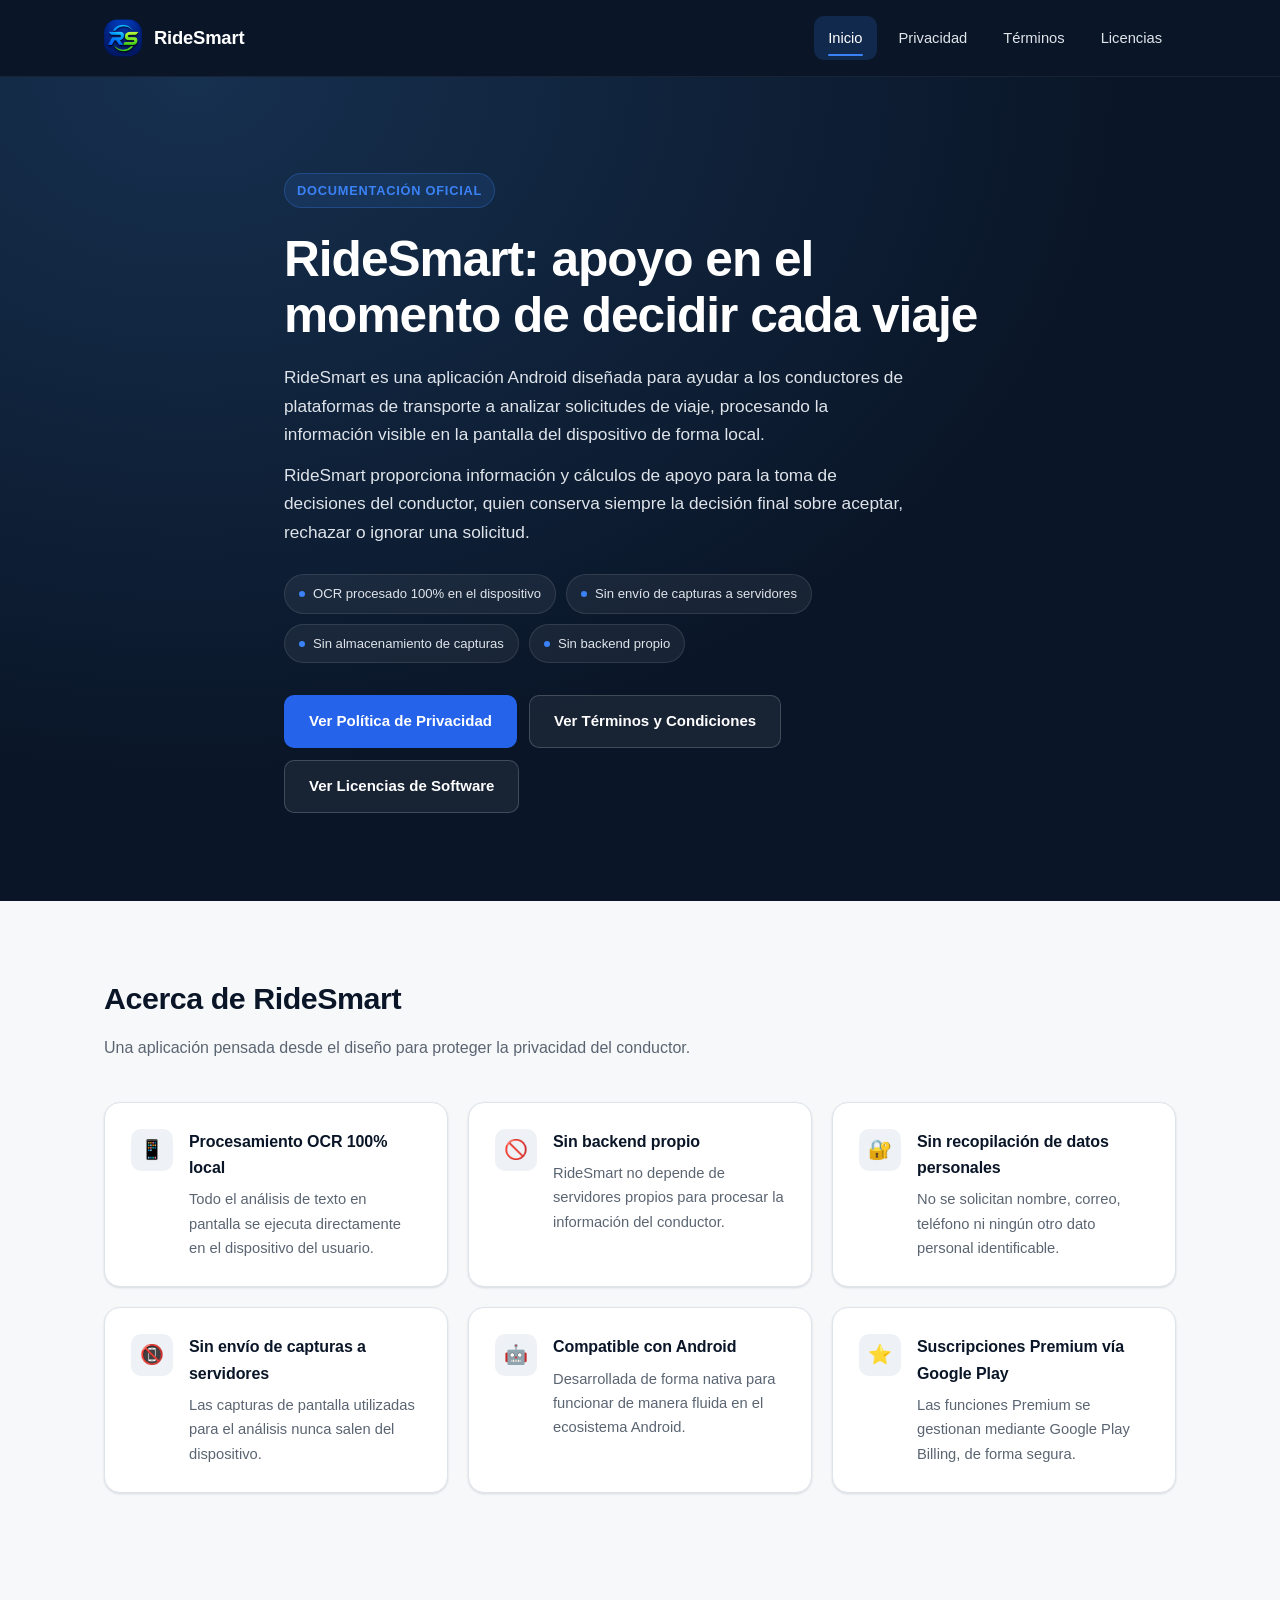
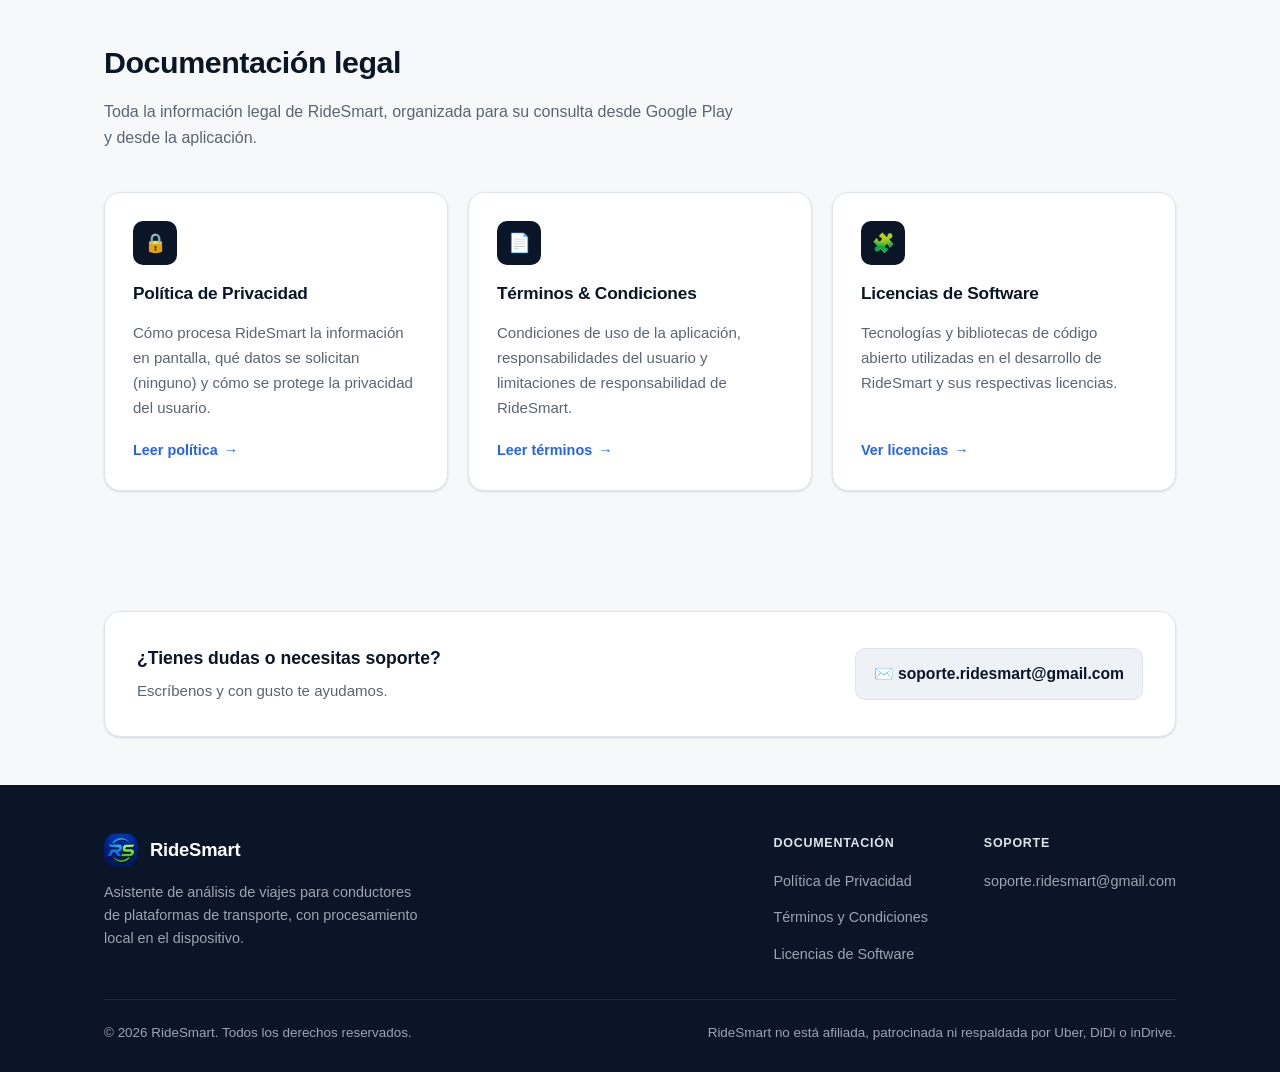
<file: index.html>
<!DOCTYPE html>
<html lang="es">
<head>
<meta charset="UTF-8">
<meta name="viewport" content="width=device-width, initial-scale=1.0">
<title>RideSmart — Documentación oficial</title>
<meta name="description" content="RideSmart: asistente de análisis de viajes para conductores de plataformas de transporte, con procesamiento OCR 100% local. Política de Privacidad, Términos y Condiciones y Licencias de Software.">
<meta name="theme-color" content="#0a1628">
<link rel="canonical" href="https://ridesmart-legal.github.io/legal/">

<!-- Favicons -->
<link rel="icon" href="assets/favicon.ico" sizes="any">
<link rel="icon" type="image/png" sizes="32x32" href="assets/favicon-32x32.png">
<link rel="icon" type="image/png" sizes="16x16" href="assets/favicon-16x16.png">
<link rel="apple-touch-icon" sizes="180x180" href="assets/apple-touch-icon.png">
<link rel="icon" type="image/png" sizes="192x192" href="assets/android-chrome-192x192.png">
<link rel="icon" type="image/png" sizes="512x512" href="assets/android-chrome-512x512.png">

<!-- Open Graph -->
<meta property="og:type" content="website">
<meta property="og:site_name" content="RideSmart">
<meta property="og:title" content="RideSmart — Documentación oficial">
<meta property="og:description" content="Asistente de análisis de viajes para conductores de plataformas de transporte, con procesamiento OCR 100% local en el dispositivo.">
<meta property="og:image" content="assets/og-image.png">
<meta property="og:locale" content="es_MX">
<meta name="twitter:card" content="summary_large_image">

<link rel="stylesheet" href="styles.css">
</head>
<body>

<a href="#contenido" class="skip-link">Saltar al contenido</a>

<header class="site-header">
  <nav class="navbar container" aria-label="Navegación principal">
    <a href="index.html" class="brand">
      <img src="assets/logo.png" alt="RideSmart" class="brand-logo" width="38" height="38">
      RideSmart
    </a>

    <input type="checkbox" id="nav-toggle" class="nav-toggle">
    <label for="nav-toggle" class="nav-toggle-label" aria-label="Abrir menú de navegación">
      <span></span><span></span><span></span>
    </label>

    <div class="nav-links">
      <a href="index.html" class="is-active" aria-current="page">Inicio</a>
      <a href="privacy-policy.html">Privacidad</a>
      <a href="terms-and-conditions.html">Términos</a>
      <a href="licenses.html">Licencias</a>
    </div>
  </nav>
</header>

<main id="contenido">

  <section class="hero">
    <div class="container hero-inner">
      <span class="eyebrow">Documentación oficial</span>
      <h1>RideSmart: apoyo en el momento de decidir cada viaje</h1>
      <p>
        RideSmart es una aplicación Android diseñada para ayudar a los conductores de
        plataformas de transporte a analizar solicitudes de viaje, procesando la
        información visible en la pantalla del dispositivo de forma local.
      </p>
      <p>
        RideSmart proporciona información y cálculos de apoyo para la toma de decisiones
        del conductor, quien conserva siempre la decisión final sobre aceptar, rechazar
        o ignorar una solicitud.
      </p>

      <div class="hero-badges">
        <span class="badge">OCR procesado 100% en el dispositivo</span>
        <span class="badge">Sin envío de capturas a servidores</span>
        <span class="badge">Sin almacenamiento de capturas</span>
        <span class="badge">Sin backend propio</span>
      </div>

      <div class="btn-row">
        <a href="privacy-policy.html" class="btn btn-primary">Ver Política de Privacidad</a>
        <a href="terms-and-conditions.html" class="btn btn-ghost">Ver Términos y Condiciones</a>
        <a href="licenses.html" class="btn btn-ghost">Ver Licencias de Software</a>
      </div>
    </div>
  </section>

  <section class="section">
    <div class="container">
      <div class="section-header">
        <h2>Acerca de RideSmart</h2>
        <p>Una aplicación pensada desde el diseño para proteger la privacidad del conductor.</p>
      </div>

      <div class="about-grid">

        <article class="about-card">
          <div class="about-icon">📱</div>
          <div>
            <h3>Procesamiento OCR 100% local</h3>
            <p>Todo el análisis de texto en pantalla se ejecuta directamente en el dispositivo del usuario.</p>
          </div>
        </article>

        <article class="about-card">
          <div class="about-icon">🚫</div>
          <div>
            <h3>Sin backend propio</h3>
            <p>RideSmart no depende de servidores propios para procesar la información del conductor.</p>
          </div>
        </article>

        <article class="about-card">
          <div class="about-icon">🔐</div>
          <div>
            <h3>Sin recopilación de datos personales</h3>
            <p>No se solicitan nombre, correo, teléfono ni ningún otro dato personal identificable.</p>
          </div>
        </article>

        <article class="about-card">
          <div class="about-icon">📵</div>
          <div>
            <h3>Sin envío de capturas a servidores</h3>
            <p>Las capturas de pantalla utilizadas para el análisis nunca salen del dispositivo.</p>
          </div>
        </article>

        <article class="about-card">
          <div class="about-icon">🤖</div>
          <div>
            <h3>Compatible con Android</h3>
            <p>Desarrollada de forma nativa para funcionar de manera fluida en el ecosistema Android.</p>
          </div>
        </article>

        <article class="about-card">
          <div class="about-icon">⭐</div>
          <div>
            <h3>Suscripciones Premium vía Google Play</h3>
            <p>Las funciones Premium se gestionan mediante Google Play Billing, de forma segura.</p>
          </div>
        </article>

      </div>
    </div>
  </section>

  <section class="section">
    <div class="container">
      <div class="section-header">
        <h2>Documentación legal</h2>
        <p>Toda la información legal de RideSmart, organizada para su consulta desde Google Play y desde la aplicación.</p>
      </div>

      <div class="card-grid">

        <article class="card">
          <div class="card-icon">🔒</div>
          <h3>Política de Privacidad</h3>
          <p>
            Cómo procesa RideSmart la información en pantalla, qué datos se solicitan
            (ninguno) y cómo se protege la privacidad del usuario.
          </p>
          <a href="privacy-policy.html" class="card-link">Leer política <span class="arrow">→</span></a>
        </article>

        <article class="card">
          <div class="card-icon">📄</div>
          <h3>Términos &amp; Condiciones</h3>
          <p>
            Condiciones de uso de la aplicación, responsabilidades del usuario y
            limitaciones de responsabilidad de RideSmart.
          </p>
          <a href="terms-and-conditions.html" class="card-link">Leer términos <span class="arrow">→</span></a>
        </article>

        <article class="card">
          <div class="card-icon">🧩</div>
          <h3>Licencias de Software</h3>
          <p>
            Tecnologías y bibliotecas de código abierto utilizadas en el desarrollo de
            RideSmart y sus respectivas licencias.
          </p>
          <a href="licenses.html" class="card-link">Ver licencias <span class="arrow">→</span></a>
        </article>

      </div>
    </div>
  </section>

  <section class="section-tight">
    <div class="container">
      <div class="support-panel">
        <div>
          <h3>¿Tienes dudas o necesitas soporte?</h3>
          <p>Escríbenos y con gusto te ayudamos.</p>
        </div>
        <a href="mailto:soporte.ridesmart@gmail.com" class="support-email">✉️ soporte.ridesmart@gmail.com</a>
      </div>
    </div>
  </section>

</main>

<footer class="site-footer">
  <div class="container">
    <div class="footer-top">
      <div class="footer-brand">
        <a href="index.html" class="brand">
          <img src="assets/logo.png" alt="RideSmart" class="brand-logo" width="34" height="34">
          RideSmart
        </a>
        <p>Asistente de análisis de viajes para conductores de plataformas de transporte, con procesamiento local en el dispositivo.</p>
      </div>

      <div class="footer-links">
        <div class="footer-col">
          <h5>Documentación</h5>
          <ul>
            <li><a href="privacy-policy.html">Política de Privacidad</a></li>
            <li><a href="terms-and-conditions.html">Términos y Condiciones</a></li>
            <li><a href="licenses.html">Licencias de Software</a></li>
          </ul>
        </div>
        <div class="footer-col">
          <h5>Soporte</h5>
          <ul>
            <li><a href="mailto:soporte.ridesmart@gmail.com">soporte.ridesmart@gmail.com</a></li>
          </ul>
        </div>
      </div>
    </div>

    <div class="footer-bottom">
      <span>© 2026 RideSmart. Todos los derechos reservados.</span>
      <span>RideSmart no está afiliada, patrocinada ni respaldada por Uber, DiDi o inDrive.</span>
    </div>
  </div>
</footer>

</body>
</html>
</file>
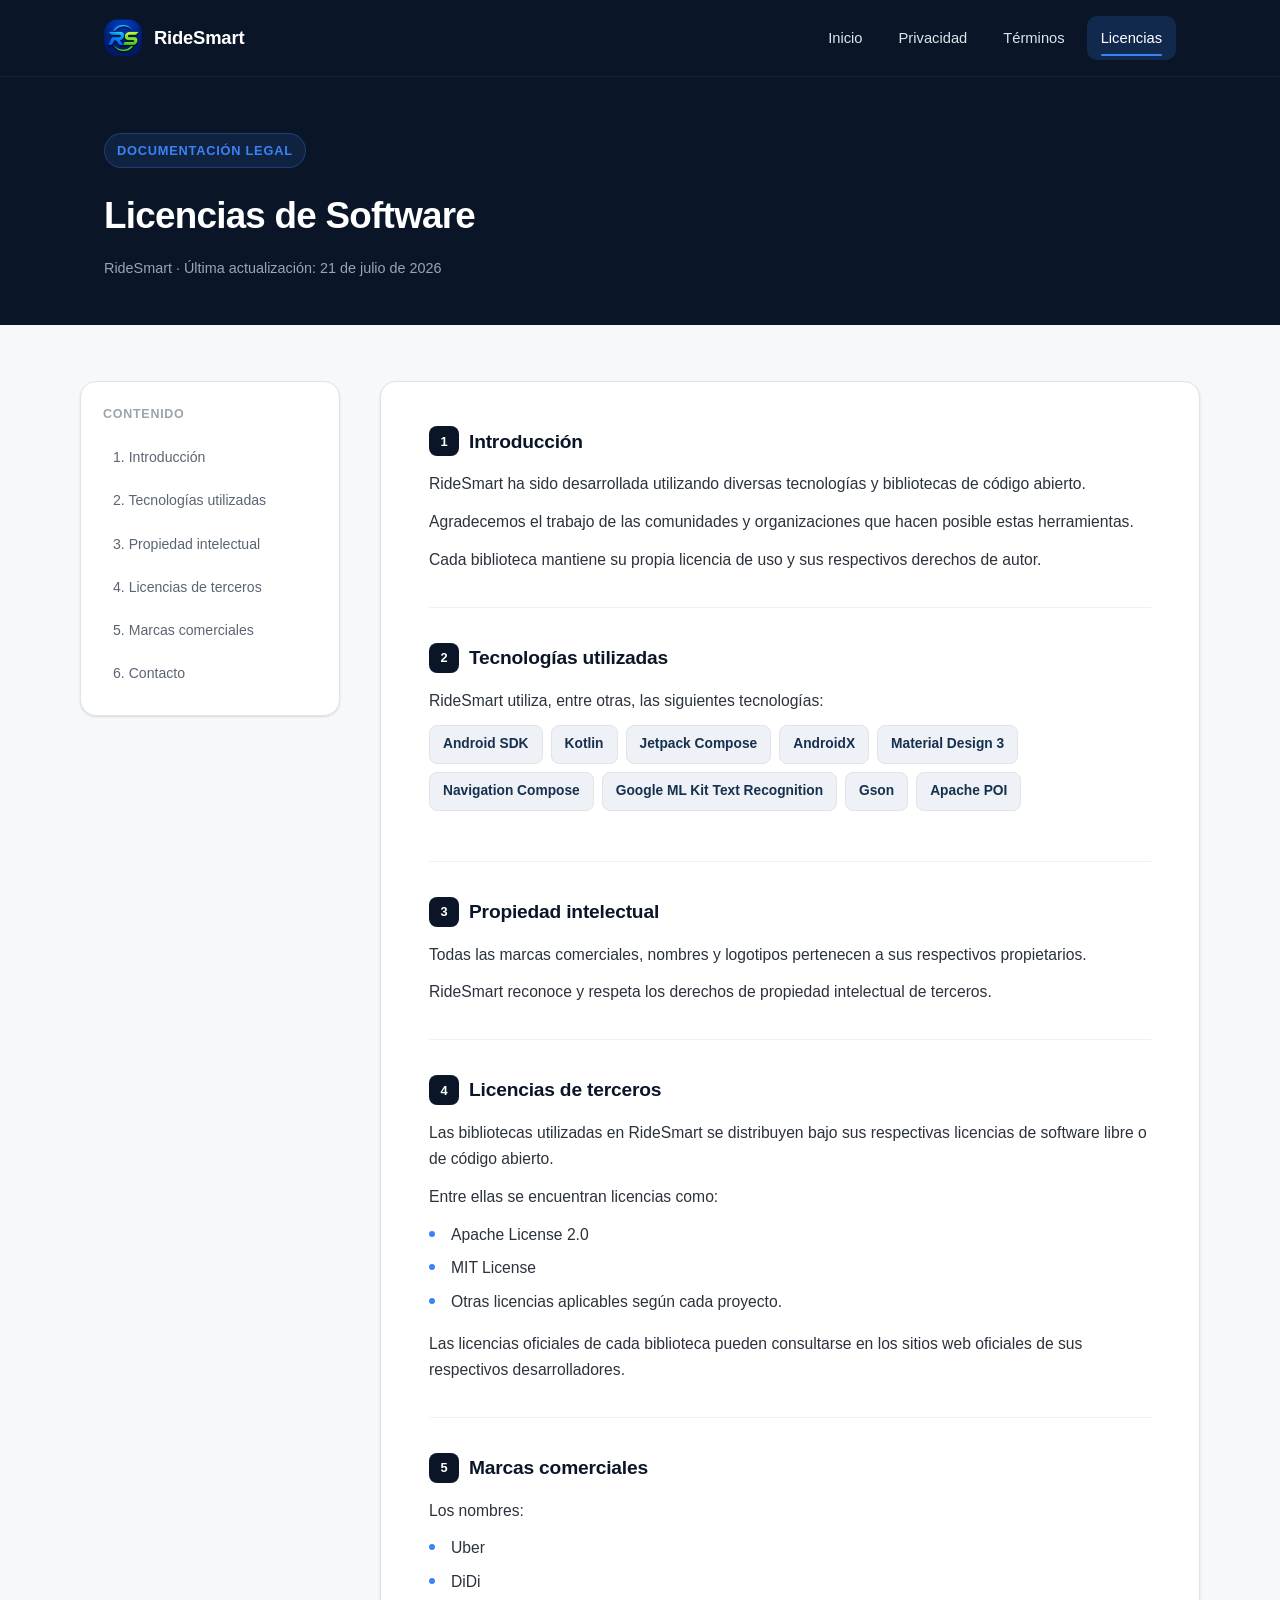
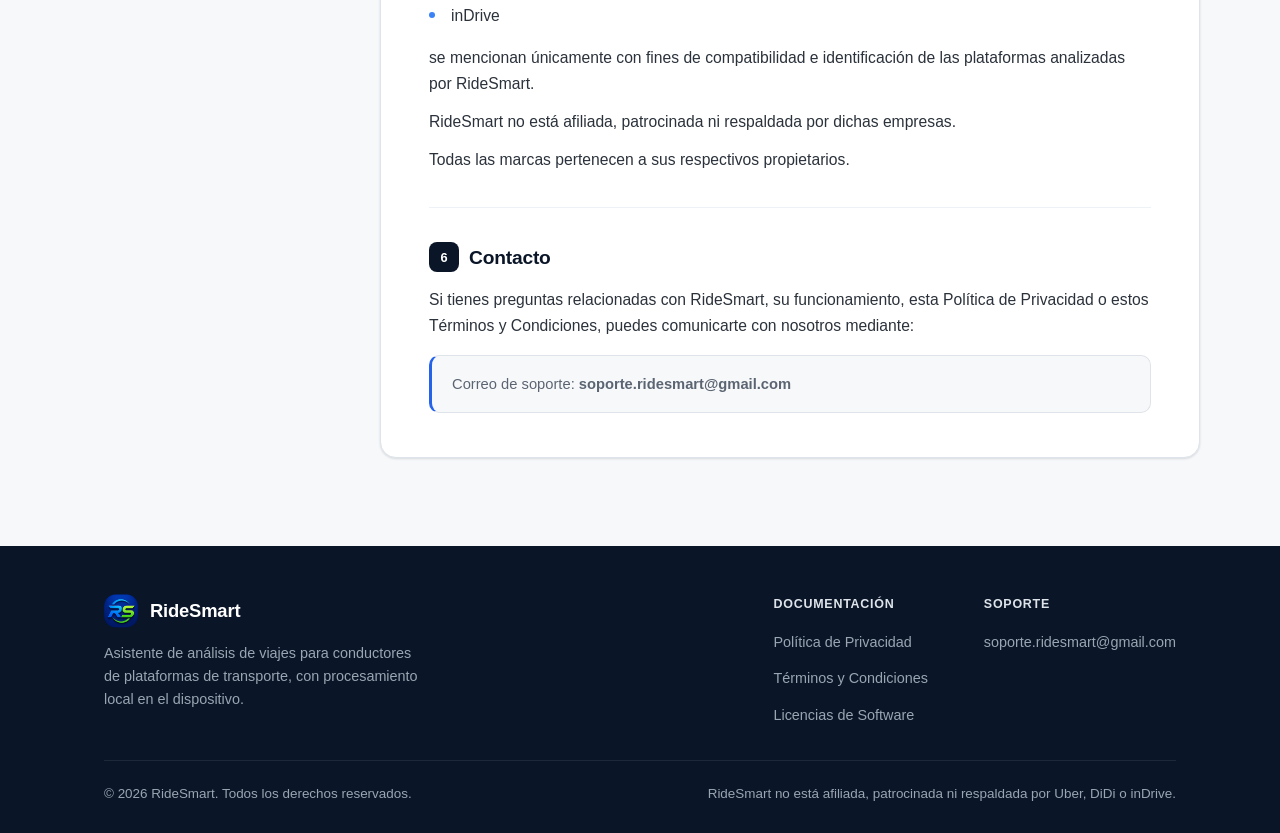
<file: licenses.html>
<!DOCTYPE html>
<html lang="es">
<head>
<meta charset="UTF-8">
<meta name="viewport" content="width=device-width, initial-scale=1.0">
<title>Licencias de Software — RideSmart</title>
<meta name="description" content="Licencias de Software de RideSmart: tecnologías y bibliotecas de código abierto utilizadas en el desarrollo de la aplicación.">
<meta name="theme-color" content="#0a1628">
<link rel="canonical" href="https://ridesmart-legal.github.io/legal/licenses.html">

<!-- Favicons -->
<link rel="icon" href="assets/favicon.ico" sizes="any">
<link rel="icon" type="image/png" sizes="32x32" href="assets/favicon-32x32.png">
<link rel="icon" type="image/png" sizes="16x16" href="assets/favicon-16x16.png">
<link rel="apple-touch-icon" sizes="180x180" href="assets/apple-touch-icon.png">
<link rel="icon" type="image/png" sizes="192x192" href="assets/android-chrome-192x192.png">
<link rel="icon" type="image/png" sizes="512x512" href="assets/android-chrome-512x512.png">

<!-- Open Graph -->
<meta property="og:type" content="website">
<meta property="og:site_name" content="RideSmart">
<meta property="og:title" content="Licencias de Software — RideSmart">
<meta property="og:description" content="Tecnologías y bibliotecas de código abierto utilizadas en el desarrollo de RideSmart y sus respectivas licencias.">
<meta property="og:image" content="assets/og-image.png">
<meta property="og:locale" content="es_MX">
<meta name="twitter:card" content="summary_large_image">

<link rel="stylesheet" href="styles.css">
</head>
<body>

<a href="#contenido" class="skip-link">Saltar al contenido</a>

<header class="site-header">
  <nav class="navbar container" aria-label="Navegación principal">
    <a href="index.html" class="brand">
      <img src="assets/logo.png" alt="RideSmart" class="brand-logo" width="38" height="38">
      RideSmart
    </a>

    <input type="checkbox" id="nav-toggle" class="nav-toggle">
    <label for="nav-toggle" class="nav-toggle-label" aria-label="Abrir menú de navegación">
      <span></span><span></span><span></span>
    </label>

    <div class="nav-links">
      <a href="index.html">Inicio</a>
      <a href="privacy-policy.html">Privacidad</a>
      <a href="terms-and-conditions.html">Términos</a>
      <a href="licenses.html" class="is-active" aria-current="page">Licencias</a>
    </div>
  </nav>
</header>

<section class="legal-hero">
  <div class="container">
    <span class="eyebrow">Documentación legal</span>
    <h1>Licencias de Software</h1>
    <p class="meta">RideSmart · Última actualización: 21 de julio de 2026</p>
  </div>
</section>

<main id="contenido" class="container legal-layout">

  <aside class="toc">
    <h4>Contenido</h4>
    <ol>
      <li><a href="#introduccion">1. Introducción</a></li>
      <li><a href="#tecnologias">2. Tecnologías utilizadas</a></li>
      <li><a href="#propiedad-intelectual">3. Propiedad intelectual</a></li>
      <li><a href="#licencias-terceros">4. Licencias de terceros</a></li>
      <li><a href="#marcas-comerciales">5. Marcas comerciales</a></li>
      <li><a href="#contacto">6. Contacto</a></li>
    </ol>
  </aside>

  <article class="legal-content">

    <section id="introduccion">
      <h2><span class="num">1</span>Introducción</h2>
      <p>
        RideSmart ha sido desarrollada utilizando diversas tecnologías y bibliotecas de
        código abierto.
      </p>
      <p>
        Agradecemos el trabajo de las comunidades y organizaciones que hacen posible
        estas herramientas.
      </p>
      <p>Cada biblioteca mantiene su propia licencia de uso y sus respectivos derechos de autor.</p>
    </section>

    <section id="tecnologias">
      <h2><span class="num">2</span>Tecnologías utilizadas</h2>
      <p>RideSmart utiliza, entre otras, las siguientes tecnologías:</p>
      <div class="tech-tag-grid">
        <span class="tech-tag">Android SDK</span>
        <span class="tech-tag">Kotlin</span>
        <span class="tech-tag">Jetpack Compose</span>
        <span class="tech-tag">AndroidX</span>
        <span class="tech-tag">Material Design 3</span>
        <span class="tech-tag">Navigation Compose</span>
        <span class="tech-tag">Google ML Kit Text Recognition</span>
        <span class="tech-tag">Gson</span>
        <span class="tech-tag">Apache POI</span>
      </div>
    </section>

    <section id="propiedad-intelectual">
      <h2><span class="num">3</span>Propiedad intelectual</h2>
      <p>Todas las marcas comerciales, nombres y logotipos pertenecen a sus respectivos propietarios.</p>
      <p>RideSmart reconoce y respeta los derechos de propiedad intelectual de terceros.</p>
    </section>

    <section id="licencias-terceros">
      <h2><span class="num">4</span>Licencias de terceros</h2>
      <p>
        Las bibliotecas utilizadas en RideSmart se distribuyen bajo sus respectivas
        licencias de software libre o de código abierto.
      </p>
      <p>Entre ellas se encuentran licencias como:</p>
      <ul>
        <li>Apache License 2.0</li>
        <li>MIT License</li>
        <li>Otras licencias aplicables según cada proyecto.</li>
      </ul>
      <p>
        Las licencias oficiales de cada biblioteca pueden consultarse en los sitios web
        oficiales de sus respectivos desarrolladores.
      </p>
    </section>

    <section id="marcas-comerciales">
      <h2><span class="num">5</span>Marcas comerciales</h2>
      <p>Los nombres:</p>
      <ul>
        <li>Uber</li>
        <li>DiDi</li>
        <li>inDrive</li>
      </ul>
      <p>
        se mencionan únicamente con fines de compatibilidad e identificación de las
        plataformas analizadas por RideSmart.
      </p>
      <p>RideSmart no está afiliada, patrocinada ni respaldada por dichas empresas.</p>
      <p>Todas las marcas pertenecen a sus respectivos propietarios.</p>
    </section>

    <section id="contacto">
      <h2><span class="num">6</span>Contacto</h2>
      <p>
        Si tienes preguntas relacionadas con RideSmart, su funcionamiento, esta Política
        de Privacidad o estos Términos y Condiciones, puedes comunicarte con nosotros
        mediante:
      </p>
      <div class="info-box">
        Correo de soporte: <a href="mailto:soporte.ridesmart@gmail.com"><strong>soporte.ridesmart@gmail.com</strong></a>
      </div>
    </section>

  </article>
</main>

<footer class="site-footer">
  <div class="container">
    <div class="footer-top">
      <div class="footer-brand">
        <a href="index.html" class="brand">
          <img src="assets/logo.png" alt="RideSmart" class="brand-logo" width="34" height="34">
          RideSmart
        </a>
        <p>Asistente de análisis de viajes para conductores de plataformas de transporte, con procesamiento local en el dispositivo.</p>
      </div>

      <div class="footer-links">
        <div class="footer-col">
          <h5>Documentación</h5>
          <ul>
            <li><a href="privacy-policy.html">Política de Privacidad</a></li>
            <li><a href="terms-and-conditions.html">Términos y Condiciones</a></li>
            <li><a href="licenses.html">Licencias de Software</a></li>
          </ul>
        </div>
        <div class="footer-col">
          <h5>Soporte</h5>
          <ul>
            <li><a href="mailto:soporte.ridesmart@gmail.com">soporte.ridesmart@gmail.com</a></li>
          </ul>
        </div>
      </div>
    </div>

    <div class="footer-bottom">
      <span>© 2026 RideSmart. Todos los derechos reservados.</span>
      <span>RideSmart no está afiliada, patrocinada ni respaldada por Uber, DiDi o inDrive.</span>
    </div>
  </div>
</footer>

</body>
</html>
</file>
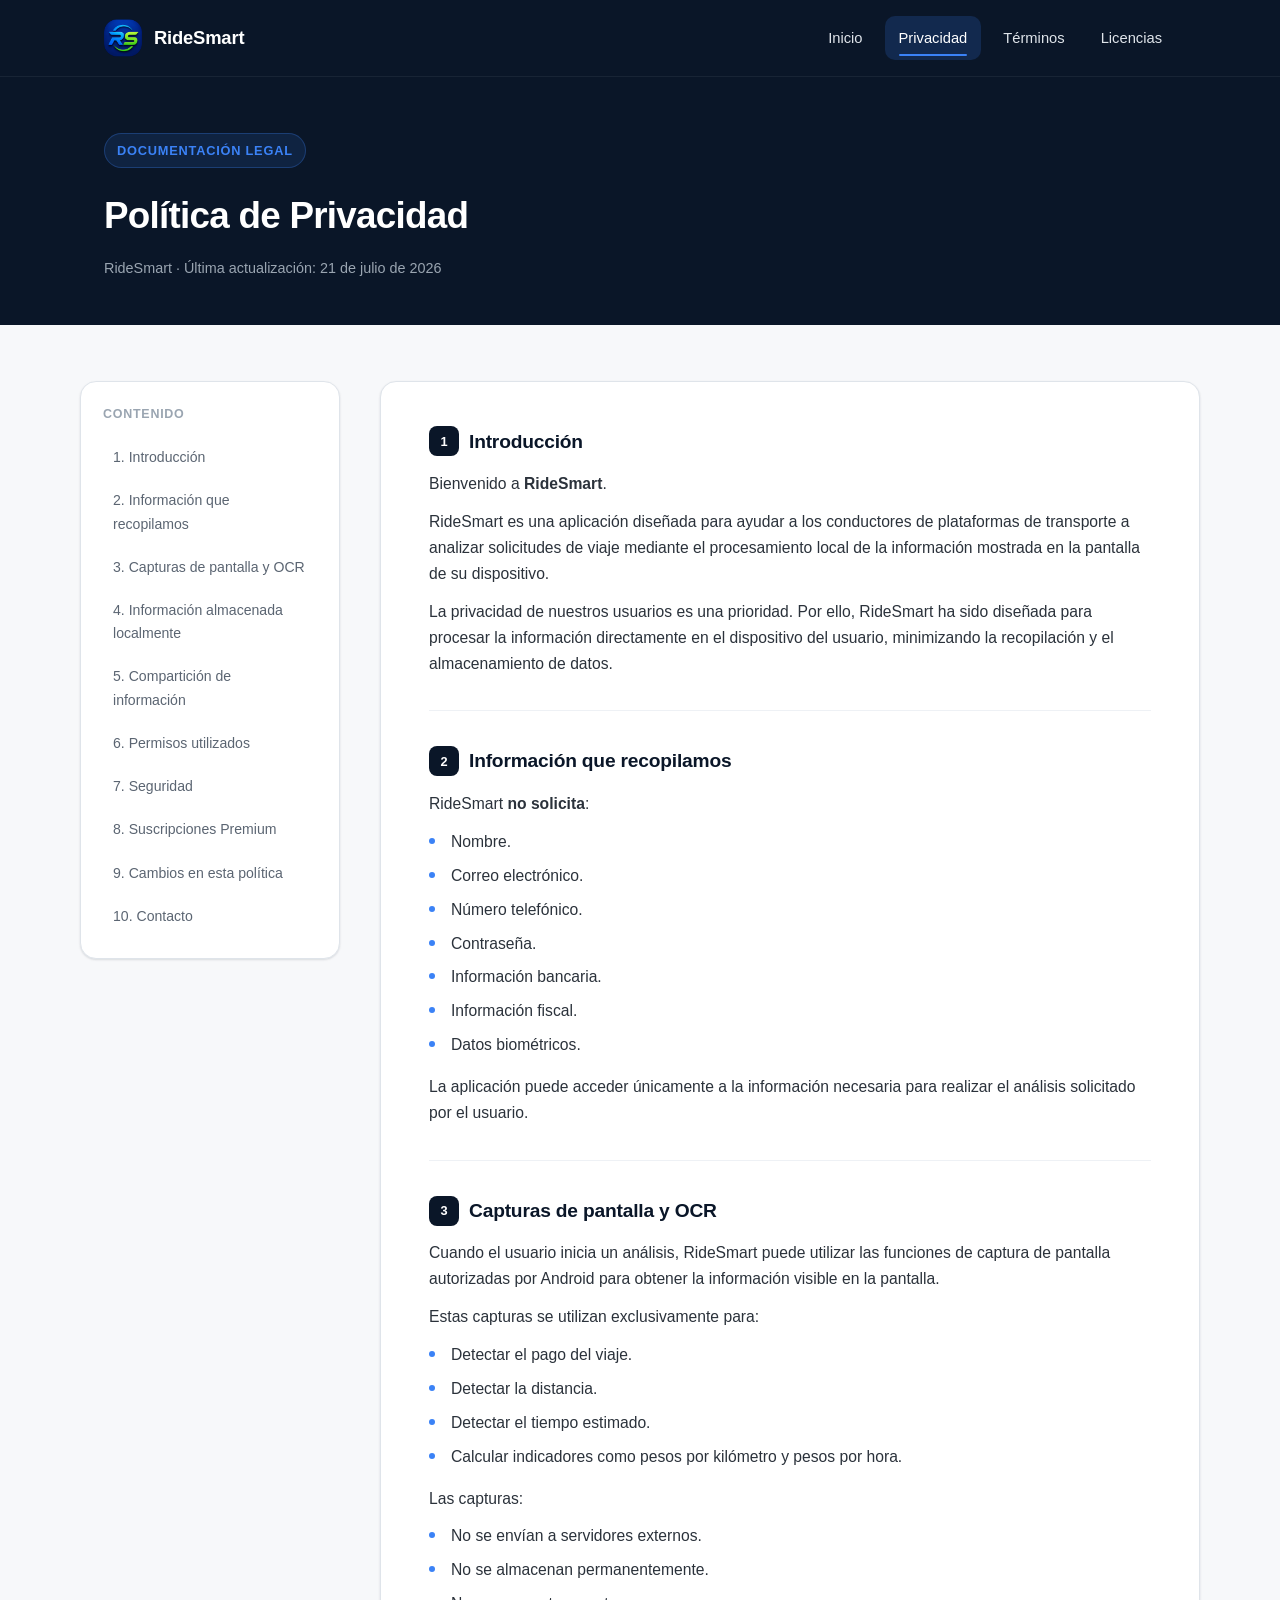
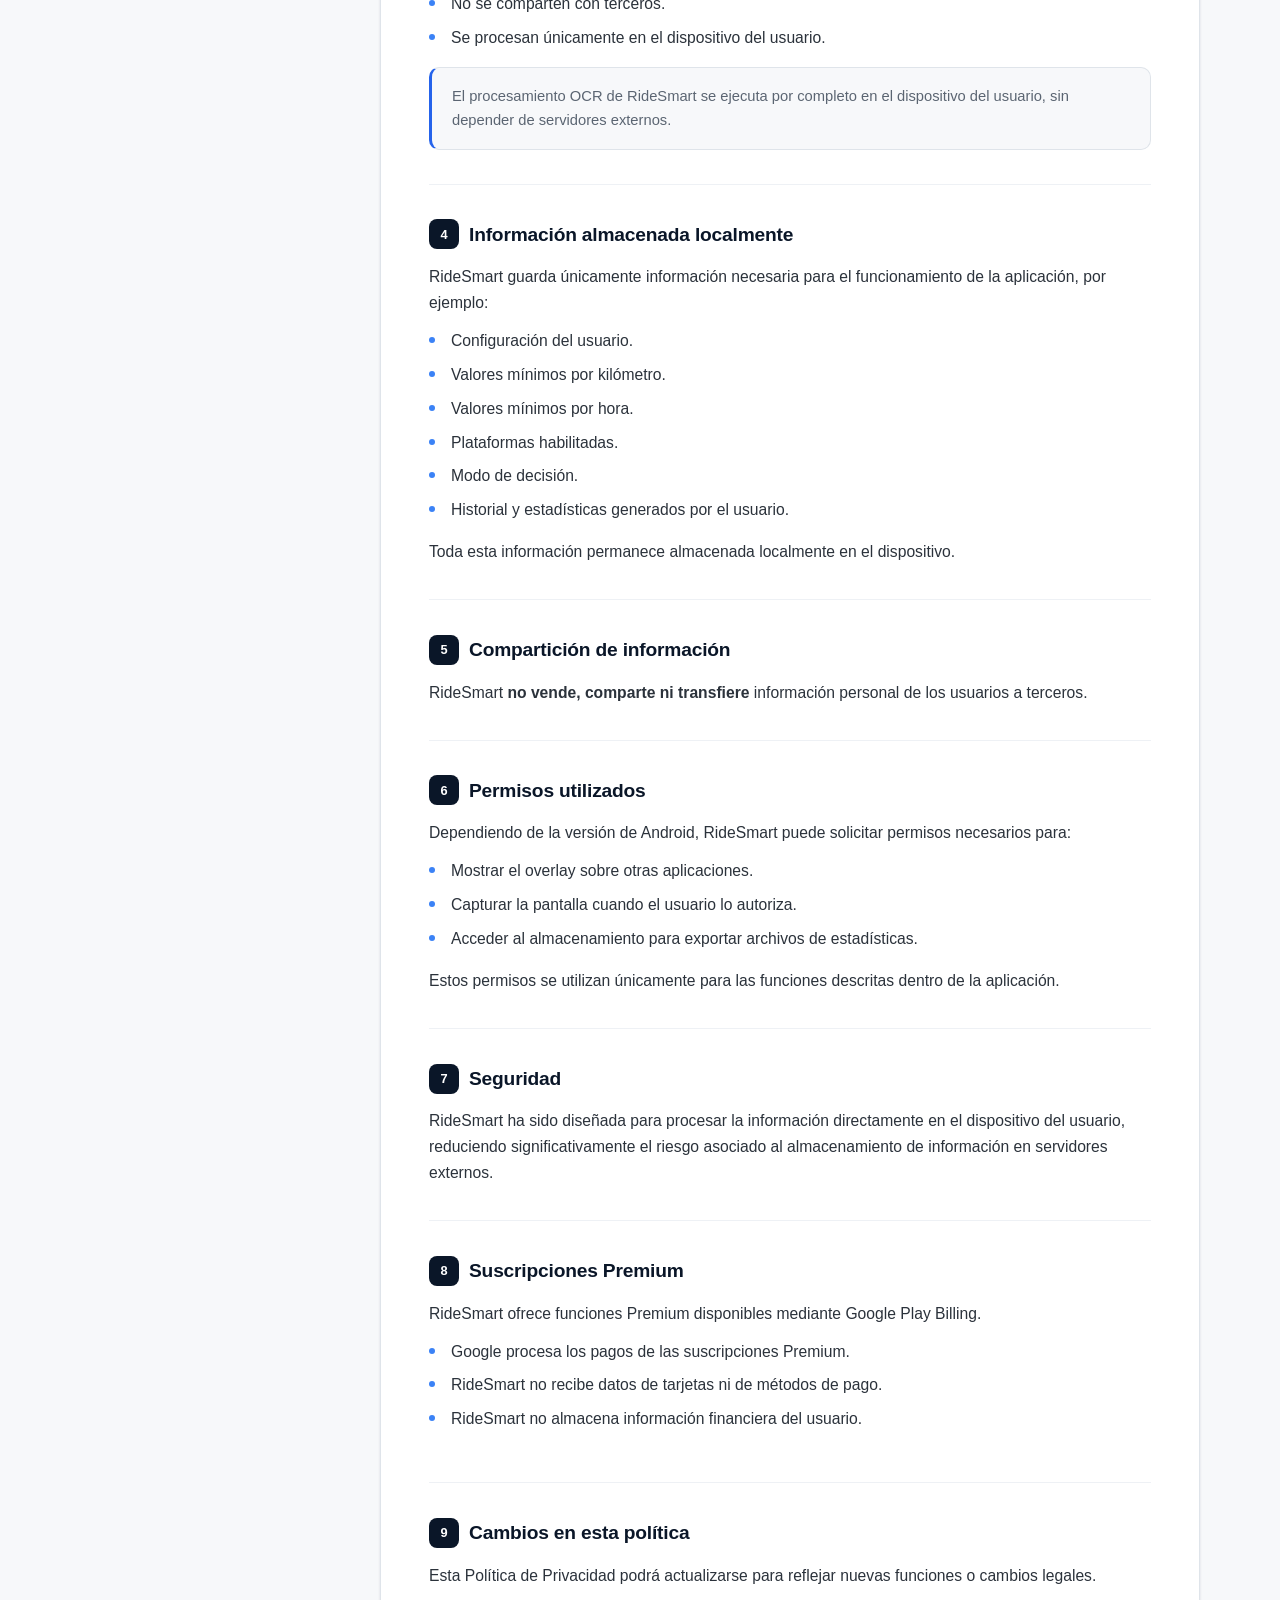
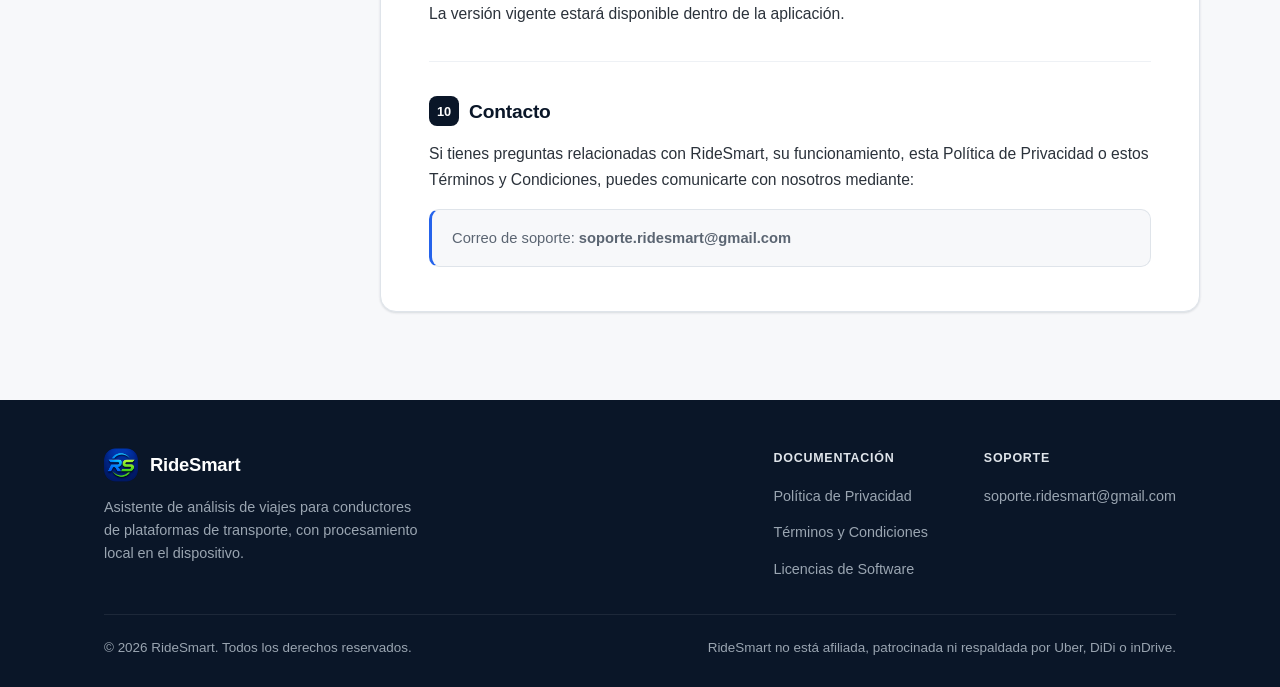
<file: privacy-policy.html>
<!DOCTYPE html>
<html lang="es">
<head>
<meta charset="UTF-8">
<meta name="viewport" content="width=device-width, initial-scale=1.0">
<title>Política de Privacidad — RideSmart</title>
<meta name="description" content="Política de Privacidad de RideSmart: qué información se procesa, cómo funciona el OCR local y cómo se protege la privacidad del conductor.">
<meta name="theme-color" content="#0a1628">
<link rel="canonical" href="https://ridesmart-legal.github.io/legal/privacy-policy.html">

<!-- Favicons -->
<link rel="icon" href="assets/favicon.ico" sizes="any">
<link rel="icon" type="image/png" sizes="32x32" href="assets/favicon-32x32.png">
<link rel="icon" type="image/png" sizes="16x16" href="assets/favicon-16x16.png">
<link rel="apple-touch-icon" sizes="180x180" href="assets/apple-touch-icon.png">
<link rel="icon" type="image/png" sizes="192x192" href="assets/android-chrome-192x192.png">
<link rel="icon" type="image/png" sizes="512x512" href="assets/android-chrome-512x512.png">

<!-- Open Graph -->
<meta property="og:type" content="website">
<meta property="og:site_name" content="RideSmart">
<meta property="og:title" content="Política de Privacidad — RideSmart">
<meta property="og:description" content="Cómo procesa RideSmart la información en pantalla, qué datos se solicitan (ninguno) y cómo se protege la privacidad del usuario.">
<meta property="og:image" content="assets/og-image.png">
<meta property="og:locale" content="es_MX">
<meta name="twitter:card" content="summary_large_image">

<link rel="stylesheet" href="styles.css">
</head>
<body>

<a href="#contenido" class="skip-link">Saltar al contenido</a>

<header class="site-header">
  <nav class="navbar container" aria-label="Navegación principal">
    <a href="index.html" class="brand">
      <img src="assets/logo.png" alt="RideSmart" class="brand-logo" width="38" height="38">
      RideSmart
    </a>

    <input type="checkbox" id="nav-toggle" class="nav-toggle">
    <label for="nav-toggle" class="nav-toggle-label" aria-label="Abrir menú de navegación">
      <span></span><span></span><span></span>
    </label>

    <div class="nav-links">
      <a href="index.html">Inicio</a>
      <a href="privacy-policy.html" class="is-active" aria-current="page">Privacidad</a>
      <a href="terms-and-conditions.html">Términos</a>
      <a href="licenses.html">Licencias</a>
    </div>
  </nav>
</header>

<section class="legal-hero">
  <div class="container">
    <span class="eyebrow">Documentación legal</span>
    <h1>Política de Privacidad</h1>
    <p class="meta">RideSmart · Última actualización: 21 de julio de 2026</p>
  </div>
</section>

<main id="contenido" class="container legal-layout">

  <aside class="toc">
    <h4>Contenido</h4>
    <ol>
      <li><a href="#introduccion">1. Introducción</a></li>
      <li><a href="#informacion-recopilamos">2. Información que recopilamos</a></li>
      <li><a href="#capturas-ocr">3. Capturas de pantalla y OCR</a></li>
      <li><a href="#informacion-local">4. Información almacenada localmente</a></li>
      <li><a href="#compartir-informacion">5. Compartición de información</a></li>
      <li><a href="#permisos">6. Permisos utilizados</a></li>
      <li><a href="#seguridad">7. Seguridad</a></li>
      <li><a href="#suscripciones-premium">8. Suscripciones Premium</a></li>
      <li><a href="#cambios-politica">9. Cambios en esta política</a></li>
      <li><a href="#contacto">10. Contacto</a></li>
    </ol>
  </aside>

  <article class="legal-content">

    <section id="introduccion">
      <h2><span class="num">1</span>Introducción</h2>
      <p>Bienvenido a <strong>RideSmart</strong>.</p>
      <p>
        RideSmart es una aplicación diseñada para ayudar a los conductores de plataformas
        de transporte a analizar solicitudes de viaje mediante el procesamiento local de
        la información mostrada en la pantalla de su dispositivo.
      </p>
      <p>
        La privacidad de nuestros usuarios es una prioridad. Por ello, RideSmart ha sido
        diseñada para procesar la información directamente en el dispositivo del usuario,
        minimizando la recopilación y el almacenamiento de datos.
      </p>
    </section>

    <section id="informacion-recopilamos">
      <h2><span class="num">2</span>Información que recopilamos</h2>
      <p>RideSmart <strong>no solicita</strong>:</p>
      <ul>
        <li>Nombre.</li>
        <li>Correo electrónico.</li>
        <li>Número telefónico.</li>
        <li>Contraseña.</li>
        <li>Información bancaria.</li>
        <li>Información fiscal.</li>
        <li>Datos biométricos.</li>
      </ul>
      <p>
        La aplicación puede acceder únicamente a la información necesaria para realizar
        el análisis solicitado por el usuario.
      </p>
    </section>

    <section id="capturas-ocr">
      <h2><span class="num">3</span>Capturas de pantalla y OCR</h2>
      <p>
        Cuando el usuario inicia un análisis, RideSmart puede utilizar las funciones de
        captura de pantalla autorizadas por Android para obtener la información visible
        en la pantalla.
      </p>
      <p>Estas capturas se utilizan exclusivamente para:</p>
      <ul>
        <li>Detectar el pago del viaje.</li>
        <li>Detectar la distancia.</li>
        <li>Detectar el tiempo estimado.</li>
        <li>Calcular indicadores como pesos por kilómetro y pesos por hora.</li>
      </ul>
      <p>Las capturas:</p>
      <ul>
        <li>No se envían a servidores externos.</li>
        <li>No se almacenan permanentemente.</li>
        <li>No se comparten con terceros.</li>
        <li>Se procesan únicamente en el dispositivo del usuario.</li>
      </ul>
      <div class="info-box">
        El procesamiento OCR de RideSmart se ejecuta por completo en el dispositivo del
        usuario, sin depender de servidores externos.
      </div>
    </section>

    <section id="informacion-local">
      <h2><span class="num">4</span>Información almacenada localmente</h2>
      <p>
        RideSmart guarda únicamente información necesaria para el funcionamiento de la
        aplicación, por ejemplo:
      </p>
      <ul>
        <li>Configuración del usuario.</li>
        <li>Valores mínimos por kilómetro.</li>
        <li>Valores mínimos por hora.</li>
        <li>Plataformas habilitadas.</li>
        <li>Modo de decisión.</li>
        <li>Historial y estadísticas generados por el usuario.</li>
      </ul>
      <p>Toda esta información permanece almacenada localmente en el dispositivo.</p>
    </section>

    <section id="compartir-informacion">
      <h2><span class="num">5</span>Compartición de información</h2>
      <p>
        RideSmart <strong>no vende, comparte ni transfiere</strong> información personal
        de los usuarios a terceros.
      </p>
    </section>

    <section id="permisos">
      <h2><span class="num">6</span>Permisos utilizados</h2>
      <p>
        Dependiendo de la versión de Android, RideSmart puede solicitar permisos
        necesarios para:
      </p>
      <ul>
        <li>Mostrar el overlay sobre otras aplicaciones.</li>
        <li>Capturar la pantalla cuando el usuario lo autoriza.</li>
        <li>Acceder al almacenamiento para exportar archivos de estadísticas.</li>
      </ul>
      <p>Estos permisos se utilizan únicamente para las funciones descritas dentro de la aplicación.</p>
    </section>

    <section id="seguridad">
      <h2><span class="num">7</span>Seguridad</h2>
      <p>
        RideSmart ha sido diseñada para procesar la información directamente en el
        dispositivo del usuario, reduciendo significativamente el riesgo asociado al
        almacenamiento de información en servidores externos.
      </p>
    </section>

    <section id="suscripciones-premium">
      <h2><span class="num">8</span>Suscripciones Premium</h2>
      <p>
        RideSmart ofrece funciones Premium disponibles mediante Google Play Billing.
      </p>
      <ul>
        <li>Google procesa los pagos de las suscripciones Premium.</li>
        <li>RideSmart no recibe datos de tarjetas ni de métodos de pago.</li>
        <li>RideSmart no almacena información financiera del usuario.</li>
      </ul>
    </section>

    <section id="cambios-politica">
      <h2><span class="num">9</span>Cambios en esta política</h2>
      <p>
        Esta Política de Privacidad podrá actualizarse para reflejar nuevas funciones o
        cambios legales.
      </p>
      <p>La versión vigente estará disponible dentro de la aplicación.</p>
    </section>

    <section id="contacto">
      <h2><span class="num">10</span>Contacto</h2>
      <p>
        Si tienes preguntas relacionadas con RideSmart, su funcionamiento, esta Política
        de Privacidad o estos Términos y Condiciones, puedes comunicarte con nosotros
        mediante:
      </p>
      <div class="info-box">
        Correo de soporte: <a href="mailto:soporte.ridesmart@gmail.com"><strong>soporte.ridesmart@gmail.com</strong></a>
      </div>
    </section>

  </article>
</main>

<footer class="site-footer">
  <div class="container">
    <div class="footer-top">
      <div class="footer-brand">
        <a href="index.html" class="brand">
          <img src="assets/logo.png" alt="RideSmart" class="brand-logo" width="34" height="34">
          RideSmart
        </a>
        <p>Asistente de análisis de viajes para conductores de plataformas de transporte, con procesamiento local en el dispositivo.</p>
      </div>

      <div class="footer-links">
        <div class="footer-col">
          <h5>Documentación</h5>
          <ul>
            <li><a href="privacy-policy.html">Política de Privacidad</a></li>
            <li><a href="terms-and-conditions.html">Términos y Condiciones</a></li>
            <li><a href="licenses.html">Licencias de Software</a></li>
          </ul>
        </div>
        <div class="footer-col">
          <h5>Soporte</h5>
          <ul>
            <li><a href="mailto:soporte.ridesmart@gmail.com">soporte.ridesmart@gmail.com</a></li>
          </ul>
        </div>
      </div>
    </div>

    <div class="footer-bottom">
      <span>© 2026 RideSmart. Todos los derechos reservados.</span>
      <span>RideSmart no está afiliada, patrocinada ni respaldada por Uber, DiDi o inDrive.</span>
    </div>
  </div>
</footer>

</body>
</html>
</file>
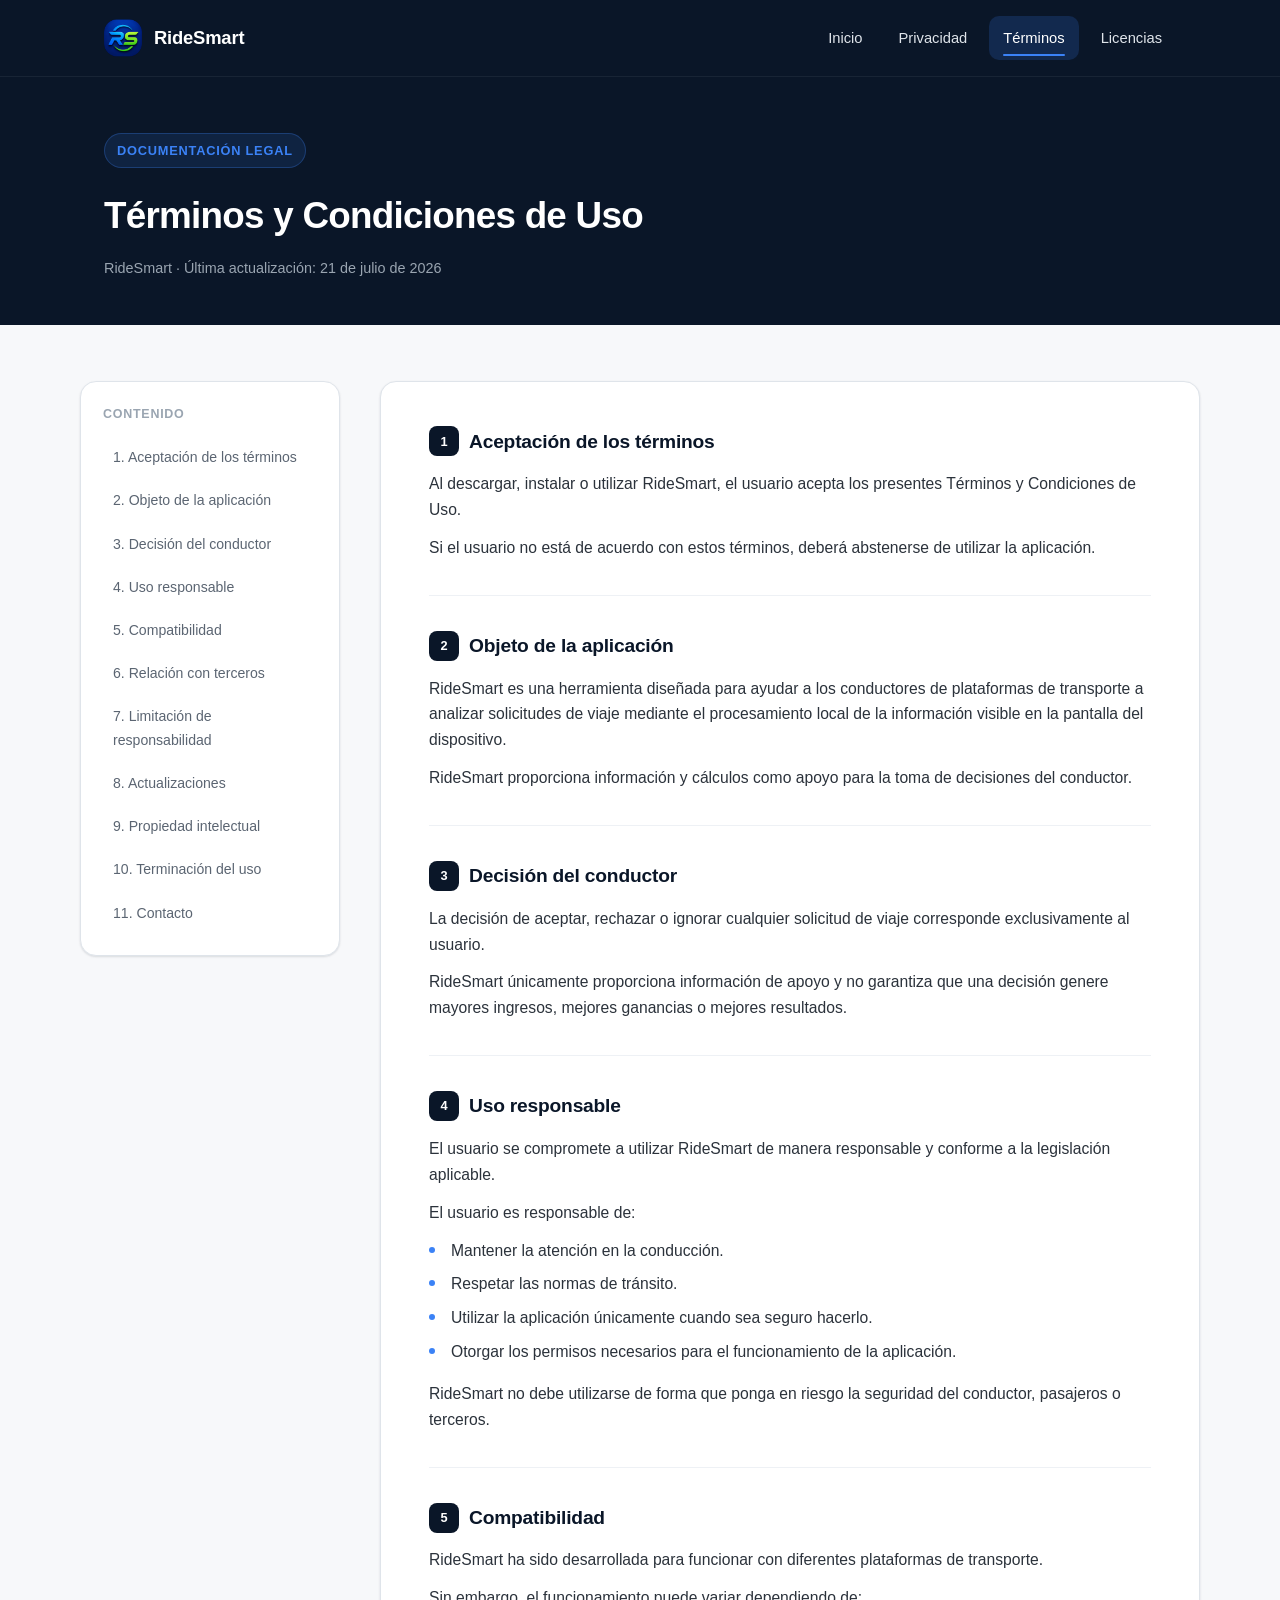
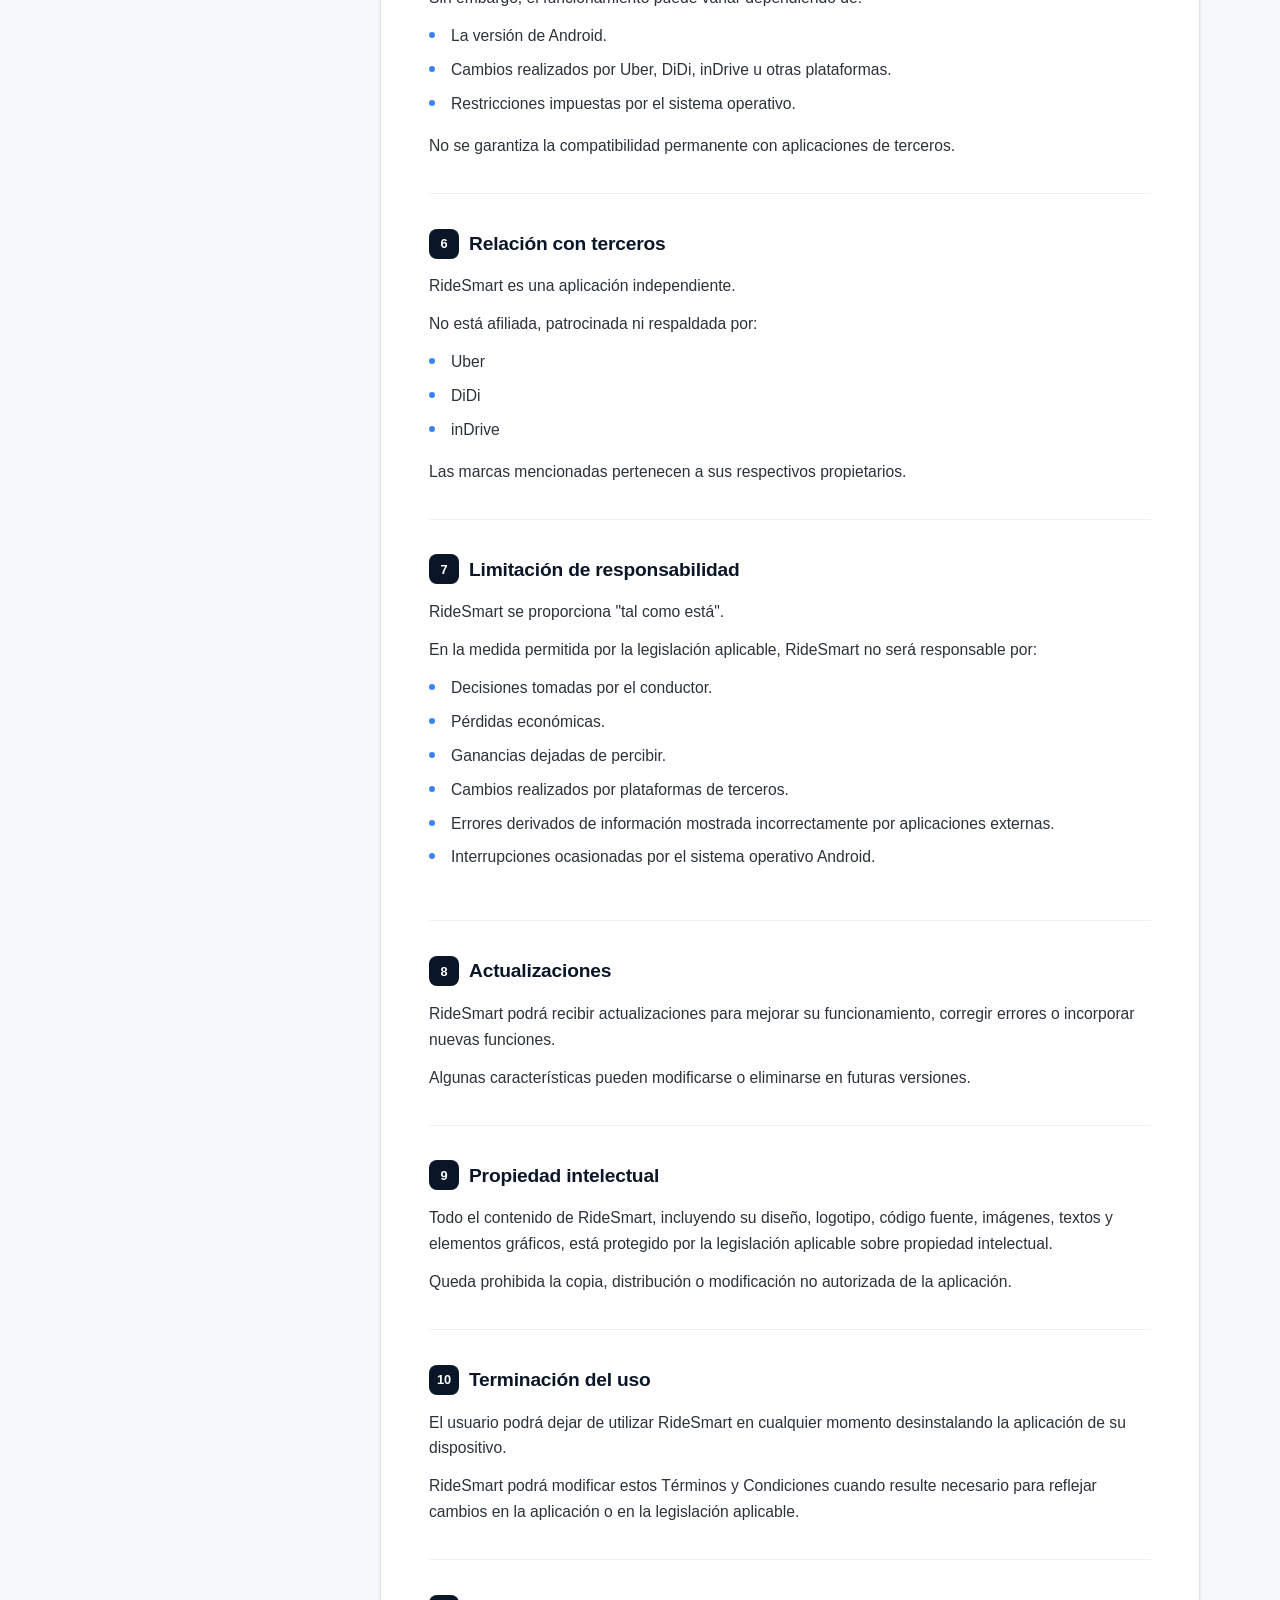
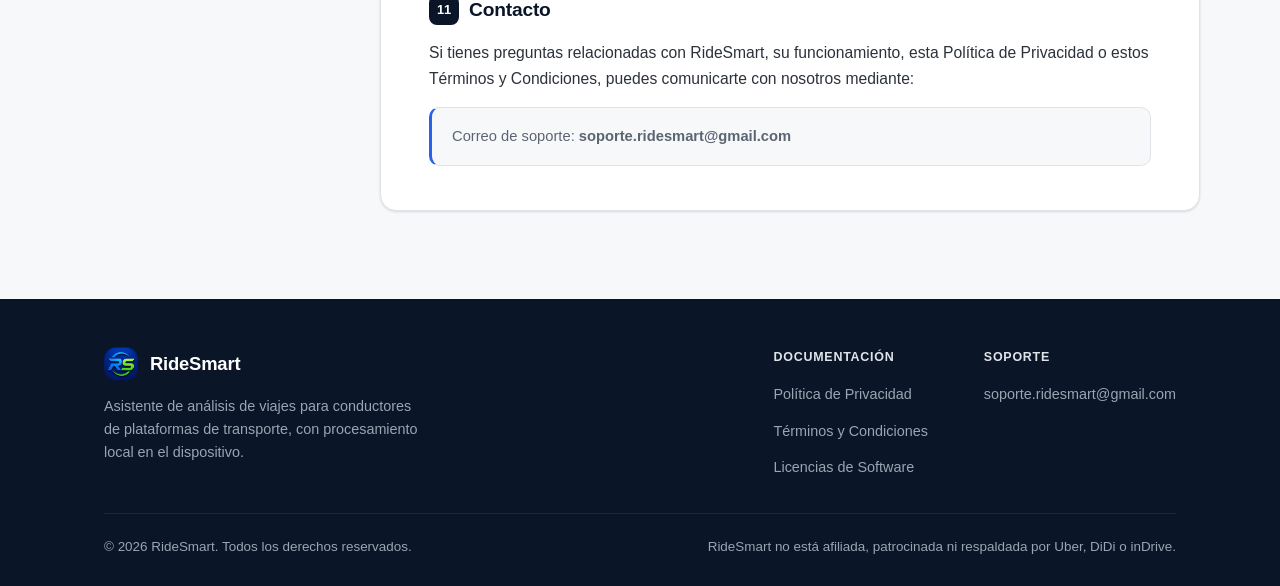
<file: terms-and-conditions.html>
<!DOCTYPE html>
<html lang="es">
<head>
<meta charset="UTF-8">
<meta name="viewport" content="width=device-width, initial-scale=1.0">
<title>Términos y Condiciones — RideSmart</title>
<meta name="description" content="Términos y Condiciones de Uso de RideSmart: objeto de la aplicación, responsabilidades del usuario y limitaciones de responsabilidad.">
<meta name="theme-color" content="#0a1628">
<link rel="canonical" href="https://ridesmart-legal.github.io/legal/terms-and-conditions.html">

<!-- Favicons -->
<link rel="icon" href="assets/favicon.ico" sizes="any">
<link rel="icon" type="image/png" sizes="32x32" href="assets/favicon-32x32.png">
<link rel="icon" type="image/png" sizes="16x16" href="assets/favicon-16x16.png">
<link rel="apple-touch-icon" sizes="180x180" href="assets/apple-touch-icon.png">
<link rel="icon" type="image/png" sizes="192x192" href="assets/android-chrome-192x192.png">
<link rel="icon" type="image/png" sizes="512x512" href="assets/android-chrome-512x512.png">

<!-- Open Graph -->
<meta property="og:type" content="website">
<meta property="og:site_name" content="RideSmart">
<meta property="og:title" content="Términos y Condiciones — RideSmart">
<meta property="og:description" content="Condiciones de uso de la aplicación RideSmart, responsabilidades del usuario y limitaciones de responsabilidad.">
<meta property="og:image" content="assets/og-image.png">
<meta property="og:locale" content="es_MX">
<meta name="twitter:card" content="summary_large_image">

<link rel="stylesheet" href="styles.css">
</head>
<body>

<a href="#contenido" class="skip-link">Saltar al contenido</a>

<header class="site-header">
  <nav class="navbar container" aria-label="Navegación principal">
    <a href="index.html" class="brand">
      <img src="assets/logo.png" alt="RideSmart" class="brand-logo" width="38" height="38">
      RideSmart
    </a>

    <input type="checkbox" id="nav-toggle" class="nav-toggle">
    <label for="nav-toggle" class="nav-toggle-label" aria-label="Abrir menú de navegación">
      <span></span><span></span><span></span>
    </label>

    <div class="nav-links">
      <a href="index.html">Inicio</a>
      <a href="privacy-policy.html">Privacidad</a>
      <a href="terms-and-conditions.html" class="is-active" aria-current="page">Términos</a>
      <a href="licenses.html">Licencias</a>
    </div>
  </nav>
</header>

<section class="legal-hero">
  <div class="container">
    <span class="eyebrow">Documentación legal</span>
    <h1>Términos y Condiciones de Uso</h1>
    <p class="meta">RideSmart · Última actualización: 21 de julio de 2026</p>
  </div>
</section>

<main id="contenido" class="container legal-layout">

  <aside class="toc">
    <h4>Contenido</h4>
    <ol>
      <li><a href="#aceptacion">1. Aceptación de los términos</a></li>
      <li><a href="#objeto">2. Objeto de la aplicación</a></li>
      <li><a href="#decision-conductor">3. Decisión del conductor</a></li>
      <li><a href="#uso-responsable">4. Uso responsable</a></li>
      <li><a href="#compatibilidad">5. Compatibilidad</a></li>
      <li><a href="#relacion-terceros">6. Relación con terceros</a></li>
      <li><a href="#limitacion-responsabilidad">7. Limitación de responsabilidad</a></li>
      <li><a href="#actualizaciones">8. Actualizaciones</a></li>
      <li><a href="#propiedad-intelectual">9. Propiedad intelectual</a></li>
      <li><a href="#terminacion">10. Terminación del uso</a></li>
      <li><a href="#contacto">11. Contacto</a></li>
    </ol>
  </aside>

  <article class="legal-content">

    <section id="aceptacion">
      <h2><span class="num">1</span>Aceptación de los términos</h2>
      <p>
        Al descargar, instalar o utilizar RideSmart, el usuario acepta los presentes
        Términos y Condiciones de Uso.
      </p>
      <p>
        Si el usuario no está de acuerdo con estos términos, deberá abstenerse de
        utilizar la aplicación.
      </p>
    </section>

    <section id="objeto">
      <h2><span class="num">2</span>Objeto de la aplicación</h2>
      <p>
        RideSmart es una herramienta diseñada para ayudar a los conductores de
        plataformas de transporte a analizar solicitudes de viaje mediante el
        procesamiento local de la información visible en la pantalla del dispositivo.
      </p>
      <p>
        RideSmart proporciona información y cálculos como apoyo para la toma de
        decisiones del conductor.
      </p>
    </section>

    <section id="decision-conductor">
      <h2><span class="num">3</span>Decisión del conductor</h2>
      <p>
        La decisión de aceptar, rechazar o ignorar cualquier solicitud de viaje
        corresponde exclusivamente al usuario.
      </p>
      <p>
        RideSmart únicamente proporciona información de apoyo y no garantiza que una
        decisión genere mayores ingresos, mejores ganancias o mejores resultados.
      </p>
    </section>

    <section id="uso-responsable">
      <h2><span class="num">4</span>Uso responsable</h2>
      <p>
        El usuario se compromete a utilizar RideSmart de manera responsable y conforme
        a la legislación aplicable.
      </p>
      <p>El usuario es responsable de:</p>
      <ul>
        <li>Mantener la atención en la conducción.</li>
        <li>Respetar las normas de tránsito.</li>
        <li>Utilizar la aplicación únicamente cuando sea seguro hacerlo.</li>
        <li>Otorgar los permisos necesarios para el funcionamiento de la aplicación.</li>
      </ul>
      <p>
        RideSmart no debe utilizarse de forma que ponga en riesgo la seguridad del
        conductor, pasajeros o terceros.
      </p>
    </section>

    <section id="compatibilidad">
      <h2><span class="num">5</span>Compatibilidad</h2>
      <p>RideSmart ha sido desarrollada para funcionar con diferentes plataformas de transporte.</p>
      <p>Sin embargo, el funcionamiento puede variar dependiendo de:</p>
      <ul>
        <li>La versión de Android.</li>
        <li>Cambios realizados por Uber, DiDi, inDrive u otras plataformas.</li>
        <li>Restricciones impuestas por el sistema operativo.</li>
      </ul>
      <p>No se garantiza la compatibilidad permanente con aplicaciones de terceros.</p>
    </section>

    <section id="relacion-terceros">
      <h2><span class="num">6</span>Relación con terceros</h2>
      <p>RideSmart es una aplicación independiente.</p>
      <p>No está afiliada, patrocinada ni respaldada por:</p>
      <ul>
        <li>Uber</li>
        <li>DiDi</li>
        <li>inDrive</li>
      </ul>
      <p>Las marcas mencionadas pertenecen a sus respectivos propietarios.</p>
    </section>

    <section id="limitacion-responsabilidad">
      <h2><span class="num">7</span>Limitación de responsabilidad</h2>
      <p>RideSmart se proporciona "tal como está".</p>
      <p>En la medida permitida por la legislación aplicable, RideSmart no será responsable por:</p>
      <ul>
        <li>Decisiones tomadas por el conductor.</li>
        <li>Pérdidas económicas.</li>
        <li>Ganancias dejadas de percibir.</li>
        <li>Cambios realizados por plataformas de terceros.</li>
        <li>Errores derivados de información mostrada incorrectamente por aplicaciones externas.</li>
        <li>Interrupciones ocasionadas por el sistema operativo Android.</li>
      </ul>
    </section>

    <section id="actualizaciones">
      <h2><span class="num">8</span>Actualizaciones</h2>
      <p>
        RideSmart podrá recibir actualizaciones para mejorar su funcionamiento, corregir
        errores o incorporar nuevas funciones.
      </p>
      <p>Algunas características pueden modificarse o eliminarse en futuras versiones.</p>
    </section>

    <section id="propiedad-intelectual">
      <h2><span class="num">9</span>Propiedad intelectual</h2>
      <p>
        Todo el contenido de RideSmart, incluyendo su diseño, logotipo, código fuente,
        imágenes, textos y elementos gráficos, está protegido por la legislación
        aplicable sobre propiedad intelectual.
      </p>
      <p>Queda prohibida la copia, distribución o modificación no autorizada de la aplicación.</p>
    </section>

    <section id="terminacion">
      <h2><span class="num">10</span>Terminación del uso</h2>
      <p>
        El usuario podrá dejar de utilizar RideSmart en cualquier momento desinstalando
        la aplicación de su dispositivo.
      </p>
      <p>
        RideSmart podrá modificar estos Términos y Condiciones cuando resulte necesario
        para reflejar cambios en la aplicación o en la legislación aplicable.
      </p>
    </section>

    <section id="contacto">
      <h2><span class="num">11</span>Contacto</h2>
      <p>
        Si tienes preguntas relacionadas con RideSmart, su funcionamiento, esta Política
        de Privacidad o estos Términos y Condiciones, puedes comunicarte con nosotros
        mediante:
      </p>
      <div class="info-box">
        Correo de soporte: <a href="mailto:soporte.ridesmart@gmail.com"><strong>soporte.ridesmart@gmail.com</strong></a>
      </div>
    </section>

  </article>
</main>

<footer class="site-footer">
  <div class="container">
    <div class="footer-top">
      <div class="footer-brand">
        <a href="index.html" class="brand">
          <img src="assets/logo.png" alt="RideSmart" class="brand-logo" width="34" height="34">
          RideSmart
        </a>
        <p>Asistente de análisis de viajes para conductores de plataformas de transporte, con procesamiento local en el dispositivo.</p>
      </div>

      <div class="footer-links">
        <div class="footer-col">
          <h5>Documentación</h5>
          <ul>
            <li><a href="privacy-policy.html">Política de Privacidad</a></li>
            <li><a href="terms-and-conditions.html">Términos y Condiciones</a></li>
            <li><a href="licenses.html">Licencias de Software</a></li>
          </ul>
        </div>
        <div class="footer-col">
          <h5>Soporte</h5>
          <ul>
            <li><a href="mailto:soporte.ridesmart@gmail.com">soporte.ridesmart@gmail.com</a></li>
          </ul>
        </div>
      </div>
    </div>

    <div class="footer-bottom">
      <span>© 2026 RideSmart. Todos los derechos reservados.</span>
      <span>RideSmart no está afiliada, patrocinada ni respaldada por Uber, DiDi o inDrive.</span>
    </div>
  </div>
</footer>

</body>
</html>
</file>
<file: styles.css>
/* =========================================================
   RideSmart — Hoja de estilos global
   Paleta: Azul oscuro / Blanco / Gris
   ========================================================= */

:root {
  --navy-950: #0a1628;
  --navy-900: #0f2038;
  --navy-800: #16304f;
  --blue-600: #2563eb;
  --blue-500: #3b82f6;
  --gray-50:  #f7f8fa;
  --gray-100: #eef1f5;
  --gray-200: #dfe4ea;
  --gray-400: #9aa5b1;
  --gray-600: #5b6572;
  --gray-800: #2b323b;
  --white:    #ffffff;

  --radius-md: 10px;
  --radius-lg: 16px;
  --shadow-sm: 0 1px 3px rgba(15, 32, 56, 0.06), 0 1px 2px rgba(15, 32, 56, 0.08);
  --shadow-md: 0 8px 24px rgba(15, 32, 56, 0.08), 0 2px 6px rgba(15, 32, 56, 0.06);
  --shadow-lg: 0 20px 40px rgba(15, 32, 56, 0.12);

  --max-width: 1120px;
  --font-body: -apple-system, BlinkMacSystemFont, "Segoe UI", Roboto, Helvetica, Arial, sans-serif;

  --ease: cubic-bezier(0.4, 0, 0.2, 1);
}

/* ---------- Reset básico ---------- */
* {
  box-sizing: border-box;
  margin: 0;
  padding: 0;
}

html {
  scroll-behavior: smooth;
}

@media (prefers-reduced-motion: reduce) {
  html { scroll-behavior: auto; }
  * {
    animation-duration: 0.001ms !important;
    animation-iteration-count: 1 !important;
    transition-duration: 0.001ms !important;
  }
}

body {
  font-family: var(--font-body);
  color: var(--gray-800);
  background-color: var(--gray-50);
  line-height: 1.65;
  -webkit-font-smoothing: antialiased;
  text-rendering: optimizeLegibility;
}

img { max-width: 100%; display: block; }

a { color: inherit; text-decoration: none; }

ul { list-style: none; }

/* ---------- Accesibilidad: foco visible ---------- */
a:focus-visible,
button:focus-visible,
.nav-toggle-label:focus-visible {
  outline: 2px solid var(--blue-500);
  outline-offset: 3px;
  border-radius: 4px;
}

/* ---------- Enlace "saltar al contenido" ---------- */
.skip-link {
  position: absolute;
  left: -9999px;
  top: 0;
  z-index: 1000;
  background: var(--blue-600);
  color: var(--white);
  padding: 12px 20px;
  border-radius: 0 0 8px 0;
  font-weight: 600;
  font-size: 0.9rem;
}

.skip-link:focus {
  left: 0;
}

.container {
  width: 100%;
  max-width: var(--max-width);
  margin: 0 auto;
  padding: 0 24px;
}

/* ---------- Navegación superior ---------- */
.site-header {
  position: sticky;
  top: 0;
  z-index: 100;
  background: var(--navy-950);
  border-bottom: 1px solid rgba(255, 255, 255, 0.06);
}

.navbar {
  display: flex;
  align-items: center;
  justify-content: space-between;
  height: 76px;
  position: relative;
}

.brand {
  display: flex;
  align-items: center;
  gap: 12px;
  font-weight: 700;
  font-size: 1.15rem;
  color: var(--white);
  letter-spacing: -0.01em;
  border-radius: 10px;
  transition: opacity 0.15s var(--ease);
}

.brand:hover {
  opacity: 0.88;
}

.brand-logo {
  width: 38px;
  height: 38px;
  border-radius: 10px;
  flex-shrink: 0;
  display: block;
}

.nav-links {
  display: flex;
  align-items: center;
  gap: 8px;
}

.nav-links a {
  position: relative;
  color: var(--gray-200);
  font-size: 0.92rem;
  font-weight: 500;
  padding: 10px 14px;
  border-radius: var(--radius-md);
  transition: background-color 0.15s var(--ease), color 0.15s var(--ease);
  white-space: nowrap;
}

.nav-links a:hover,
.nav-links a:focus-visible {
  background-color: rgba(255, 255, 255, 0.08);
  color: var(--white);
}

.nav-links a.is-active {
  background-color: rgba(59, 130, 246, 0.18);
  color: var(--white);
}

.nav-links a.is-active::after {
  content: "";
  position: absolute;
  left: 14px;
  right: 14px;
  bottom: 4px;
  height: 2px;
  border-radius: 2px;
  background: var(--blue-500);
}

/* ---------- Menú móvil (solo CSS, checkbox hack) ---------- */
.nav-toggle {
  display: none;
}

.nav-toggle-label {
  display: none;
  width: 42px;
  height: 42px;
  border-radius: var(--radius-md);
  background: rgba(255, 255, 255, 0.06);
  border: 1px solid rgba(255, 255, 255, 0.12);
  align-items: center;
  justify-content: center;
  cursor: pointer;
  flex-direction: column;
  gap: 4px;
  transition: background-color 0.15s var(--ease);
}

.nav-toggle-label:hover {
  background: rgba(255, 255, 255, 0.12);
}

.nav-toggle-label span {
  display: block;
  width: 18px;
  height: 2px;
  background: var(--white);
  border-radius: 2px;
  transition: transform 0.2s var(--ease), opacity 0.2s var(--ease);
}

/* ---------- Hero (index) ---------- */
.hero {
  background: radial-gradient(120% 140% at 15% 0%, var(--navy-800) 0%, var(--navy-950) 60%);
  color: var(--white);
  padding: 96px 0 88px;
}

.hero-inner {
  max-width: 760px;
}

.eyebrow {
  display: inline-flex;
  align-items: center;
  gap: 8px;
  font-size: 0.8rem;
  font-weight: 600;
  letter-spacing: 0.06em;
  text-transform: uppercase;
  color: var(--blue-500);
  background: rgba(59, 130, 246, 0.12);
  border: 1px solid rgba(59, 130, 246, 0.28);
  padding: 6px 12px;
  border-radius: 999px;
  margin-bottom: 24px;
}

.hero h1 {
  font-size: clamp(2.1rem, 4.2vw, 3.1rem);
  font-weight: 800;
  letter-spacing: -0.02em;
  line-height: 1.12;
  margin-bottom: 20px;
}

.hero p {
  font-size: 1.08rem;
  color: var(--gray-200);
  max-width: 620px;
  margin-bottom: 12px;
}

.hero-badges {
  display: flex;
  flex-wrap: wrap;
  gap: 10px;
  margin-top: 28px;
}

.badge {
  font-size: 0.82rem;
  font-weight: 500;
  color: var(--gray-200);
  background: rgba(255, 255, 255, 0.06);
  border: 1px solid rgba(255, 255, 255, 0.1);
  padding: 8px 14px;
  border-radius: 999px;
  display: flex;
  align-items: center;
  gap: 8px;
}

.badge::before {
  content: "";
  width: 6px;
  height: 6px;
  border-radius: 50%;
  background: var(--blue-500);
  flex-shrink: 0;
}

/* ---------- Secciones generales ---------- */
.section {
  padding: 72px 0;
}

.section-tight {
  padding: 48px 0;
}

.section-header {
  max-width: 640px;
  margin-bottom: 40px;
}

.section-header h2 {
  font-size: clamp(1.5rem, 2.6vw, 1.9rem);
  font-weight: 800;
  letter-spacing: -0.015em;
  color: var(--navy-950);
  margin-bottom: 12px;
}

.section-header p {
  color: var(--gray-600);
  font-size: 1rem;
}

/* ---------- Tarjetas ---------- */
.card-grid {
  display: grid;
  grid-template-columns: repeat(3, 1fr);
  gap: 20px;
}

.card {
  background: var(--white);
  border: 1px solid var(--gray-200);
  border-radius: var(--radius-lg);
  box-shadow: var(--shadow-sm);
  padding: 28px;
  display: flex;
  flex-direction: column;
  gap: 14px;
  transition: transform 0.18s ease, box-shadow 0.18s ease, border-color 0.18s ease;
}

.card:hover {
  transform: translateY(-3px);
  box-shadow: var(--shadow-md);
  border-color: var(--gray-100);
}

.card-icon {
  width: 44px;
  height: 44px;
  border-radius: var(--radius-md);
  background: var(--navy-950);
  color: var(--white);
  display: flex;
  align-items: center;
  justify-content: center;
  font-size: 1.15rem;
  flex-shrink: 0;
}

.card h3 {
  font-size: 1.08rem;
  font-weight: 700;
  color: var(--navy-950);
  letter-spacing: -0.01em;
}

.card p {
  color: var(--gray-600);
  font-size: 0.94rem;
  flex-grow: 1;
}

.card-link {
  display: inline-flex;
  align-items: center;
  gap: 6px;
  font-size: 0.9rem;
  font-weight: 600;
  color: var(--blue-600);
  margin-top: 4px;
}

.card-link .arrow {
  transition: transform 0.15s ease;
}

.card:hover .card-link .arrow {
  transform: translateX(3px);
}

/* ---------- Botones ---------- */
.btn {
  display: inline-flex;
  align-items: center;
  justify-content: center;
  gap: 8px;
  font-size: 0.94rem;
  font-weight: 600;
  padding: 13px 24px;
  border-radius: var(--radius-md);
  border: 1px solid transparent;
  cursor: pointer;
  transition: background-color 0.15s var(--ease), border-color 0.15s var(--ease), transform 0.15s var(--ease), box-shadow 0.15s var(--ease);
}

.btn-primary {
  background: var(--blue-600);
  color: var(--white);
  box-shadow: 0 1px 2px rgba(0, 0, 0, 0.15);
}

.btn-primary:hover {
  background: var(--blue-500);
  transform: translateY(-1px);
  box-shadow: 0 6px 16px rgba(37, 99, 235, 0.28);
}

.btn-primary:active {
  transform: translateY(0);
}

.btn-ghost {
  background: rgba(255, 255, 255, 0.06);
  color: var(--white);
  border-color: rgba(255, 255, 255, 0.18);
}

.btn-ghost:hover {
  background: rgba(255, 255, 255, 0.12);
  transform: translateY(-1px);
}

.btn-row {
  display: flex;
  flex-wrap: wrap;
  gap: 12px;
  margin-top: 32px;
}

/* ---------- Bloque de soporte / contacto ---------- */
.support-panel {
  background: var(--white);
  border: 1px solid var(--gray-200);
  border-radius: var(--radius-lg);
  box-shadow: var(--shadow-sm);
  padding: 32px;
  display: flex;
  align-items: center;
  justify-content: space-between;
  gap: 24px;
  flex-wrap: wrap;
}

.support-panel h3 {
  font-size: 1.1rem;
  color: var(--navy-950);
  margin-bottom: 6px;
}

.support-panel p {
  color: var(--gray-600);
  font-size: 0.94rem;
}

.support-email {
  display: inline-flex;
  align-items: center;
  gap: 10px;
  font-weight: 700;
  color: var(--navy-950);
  background: var(--gray-100);
  padding: 12px 18px;
  border-radius: var(--radius-md);
  font-size: 0.98rem;
  border: 1px solid var(--gray-200);
}

/* ---------- Páginas legales ---------- */
.legal-hero {
  background: var(--navy-950);
  color: var(--white);
  padding: 56px 0 44px;
}

.legal-hero .eyebrow {
  margin-bottom: 18px;
}

.legal-hero h1 {
  font-size: clamp(1.7rem, 3.4vw, 2.3rem);
  font-weight: 800;
  letter-spacing: -0.02em;
  margin-bottom: 10px;
}

.legal-hero .meta {
  color: var(--gray-400);
  font-size: 0.9rem;
}

.legal-layout {
  display: grid;
  grid-template-columns: 260px 1fr;
  gap: 40px;
  align-items: start;
  padding: 56px 0 88px;
}

.toc {
  position: sticky;
  top: 96px;
  background: var(--white);
  border: 1px solid var(--gray-200);
  border-radius: var(--radius-lg);
  box-shadow: var(--shadow-sm);
  padding: 22px;
}

.toc h4 {
  font-size: 0.78rem;
  font-weight: 700;
  letter-spacing: 0.06em;
  text-transform: uppercase;
  color: var(--gray-400);
  margin-bottom: 14px;
}

.toc ol {
  list-style: none;
  display: flex;
  flex-direction: column;
  gap: 4px;
}

.toc a {
  display: block;
  font-size: 0.88rem;
  color: var(--gray-600);
  padding: 8px 10px;
  border-radius: 8px;
  transition: background-color 0.15s ease, color 0.15s ease;
}

.toc a:hover,
.toc a:focus-visible {
  background: var(--gray-100);
  color: var(--navy-950);
}

.legal-content {
  background: var(--white);
  border: 1px solid var(--gray-200);
  border-radius: var(--radius-lg);
  box-shadow: var(--shadow-sm);
  padding: 44px 48px;
}

.legal-content section {
  padding-bottom: 34px;
  margin-bottom: 34px;
  border-bottom: 1px solid var(--gray-100);
  scroll-margin-top: 96px;
}

.legal-content section:last-child {
  border-bottom: none;
  margin-bottom: 0;
  padding-bottom: 0;
}

.legal-content h2 {
  font-size: 1.2rem;
  font-weight: 700;
  color: var(--navy-950);
  letter-spacing: -0.01em;
  margin-bottom: 14px;
  display: flex;
  align-items: center;
  gap: 10px;
}

.legal-content h2 .num {
  display: inline-flex;
  align-items: center;
  justify-content: center;
  width: 30px;
  height: 30px;
  border-radius: 8px;
  background: var(--navy-950);
  color: var(--white);
  font-size: 0.8rem;
  font-weight: 700;
  flex-shrink: 0;
}

.legal-content p {
  color: var(--gray-800);
  font-size: 0.98rem;
  margin-bottom: 12px;
}

.legal-content p:last-child {
  margin-bottom: 0;
}

.legal-content ul {
  margin: 4px 0 16px;
  display: flex;
  flex-direction: column;
  gap: 8px;
}

.legal-content ul li {
  position: relative;
  padding-left: 22px;
  color: var(--gray-800);
  font-size: 0.98rem;
}

.legal-content ul li::before {
  content: "";
  position: absolute;
  left: 0;
  top: 9px;
  width: 6px;
  height: 6px;
  border-radius: 50%;
  background: var(--blue-500);
}

.info-box {
  background: var(--gray-50);
  border: 1px solid var(--gray-200);
  border-left: 3px solid var(--blue-600);
  border-radius: 10px;
  padding: 16px 20px;
  font-size: 0.92rem;
  color: var(--gray-600);
  margin-top: 16px;
}

.tech-tag-grid {
  display: flex;
  flex-wrap: wrap;
  gap: 8px;
  margin: 10px 0 16px;
}

.tech-tag {
  font-size: 0.86rem;
  font-weight: 600;
  color: var(--navy-800);
  background: var(--gray-100);
  border: 1px solid var(--gray-200);
  padding: 7px 13px;
  border-radius: 8px;
}

/* ---------- Footer ---------- */
.site-footer {
  background: var(--navy-950);
  color: var(--gray-400);
  padding: 48px 0 28px;
}

.footer-top {
  display: flex;
  justify-content: space-between;
  flex-wrap: wrap;
  gap: 32px;
  padding-bottom: 32px;
  border-bottom: 1px solid rgba(255, 255, 255, 0.08);
}

.footer-brand {
  max-width: 320px;
}

.footer-brand .brand {
  margin-bottom: 14px;
}

.footer-brand .brand-logo {
  width: 34px;
  height: 34px;
}

.footer-brand p {
  font-size: 0.9rem;
  line-height: 1.6;
}

.footer-links {
  display: flex;
  gap: 56px;
  flex-wrap: wrap;
}

.footer-col h5 {
  font-size: 0.78rem;
  font-weight: 700;
  letter-spacing: 0.06em;
  text-transform: uppercase;
  color: var(--gray-200);
  margin-bottom: 14px;
}

.footer-col ul {
  display: flex;
  flex-direction: column;
  gap: 10px;
}

.footer-col a {
  font-size: 0.9rem;
  color: var(--gray-400);
  transition: color 0.15s ease;
}

.footer-col a:hover {
  color: var(--white);
}

.footer-bottom {
  display: flex;
  justify-content: space-between;
  align-items: center;
  flex-wrap: wrap;
  gap: 12px;
  padding-top: 22px;
  font-size: 0.84rem;
}

/* ---------- Sección "Acerca de RideSmart" (Home) ---------- */
.about-grid {
  display: grid;
  grid-template-columns: repeat(3, 1fr);
  gap: 20px;
}

.about-card {
  background: var(--white);
  border: 1px solid var(--gray-200);
  border-radius: var(--radius-lg);
  box-shadow: var(--shadow-sm);
  padding: 26px;
  display: flex;
  gap: 16px;
  align-items: flex-start;
  transition: transform 0.18s var(--ease), box-shadow 0.18s var(--ease), border-color 0.18s var(--ease);
}

.about-card:hover {
  transform: translateY(-3px);
  box-shadow: var(--shadow-md);
  border-color: var(--gray-100);
}

.about-icon {
  width: 42px;
  height: 42px;
  border-radius: var(--radius-md);
  background: var(--gray-100);
  color: var(--navy-950);
  display: flex;
  align-items: center;
  justify-content: center;
  font-size: 1.2rem;
  flex-shrink: 0;
}

.about-card h3 {
  font-size: 1rem;
  font-weight: 700;
  color: var(--navy-950);
  margin-bottom: 6px;
  letter-spacing: -0.005em;
}

.about-card p {
  font-size: 0.92rem;
  color: var(--gray-600);
}

/* ---------- Responsive ---------- */
@media (max-width: 960px) {
  .legal-layout {
    grid-template-columns: 1fr;
  }

  .toc {
    position: static;
    order: -1;
  }

  .card-grid,
  .about-grid {
    grid-template-columns: repeat(2, 1fr);
  }
}

@media (max-width: 720px) {
  .navbar {
    height: 68px;
  }

  /* Menú móvil sin JavaScript (checkbox hack) */
  .nav-toggle-label {
    display: flex;
  }

  .nav-links {
    position: absolute;
    top: calc(100% + 1px);
    left: 0;
    right: 0;
    flex-direction: column;
    align-items: stretch;
    gap: 2px;
    background: var(--navy-900);
    border-bottom: 1px solid rgba(255, 255, 255, 0.08);
    box-shadow: var(--shadow-lg);
    padding: 10px 16px 16px;
    max-height: 0;
    overflow: hidden;
    opacity: 0;
    transform: translateY(-6px);
    transition: max-height 0.28s var(--ease), opacity 0.2s var(--ease), transform 0.2s var(--ease);
  }

  .nav-links a {
    padding: 13px 14px;
  }

  .nav-toggle:checked ~ .nav-links {
    max-height: 320px;
    opacity: 1;
    transform: translateY(0);
  }

  .nav-toggle:checked ~ .nav-toggle-label span:nth-child(1) {
    transform: translateY(6px) rotate(45deg);
  }

  .nav-toggle:checked ~ .nav-toggle-label span:nth-child(2) {
    opacity: 0;
  }

  .nav-toggle:checked ~ .nav-toggle-label span:nth-child(3) {
    transform: translateY(-6px) rotate(-45deg);
  }

  .hero {
    padding: 56px 0 48px;
  }

  .section {
    padding: 48px 0;
  }

  .card-grid,
  .about-grid {
    grid-template-columns: 1fr;
  }

  .legal-content {
    padding: 28px 20px;
  }

  .support-panel {
    flex-direction: column;
    align-items: flex-start;
  }

  .footer-links {
    gap: 32px;
  }

  .footer-bottom {
    flex-direction: column;
    align-items: flex-start;
  }
}

@media (max-width: 480px) {
  .hero h1 {
    font-size: 1.75rem;
  }

  .hero p {
    font-size: 1rem;
  }

  .legal-content h2 {
    font-size: 1.05rem;
  }

  .about-card {
    padding: 22px;
  }
}
</file>
